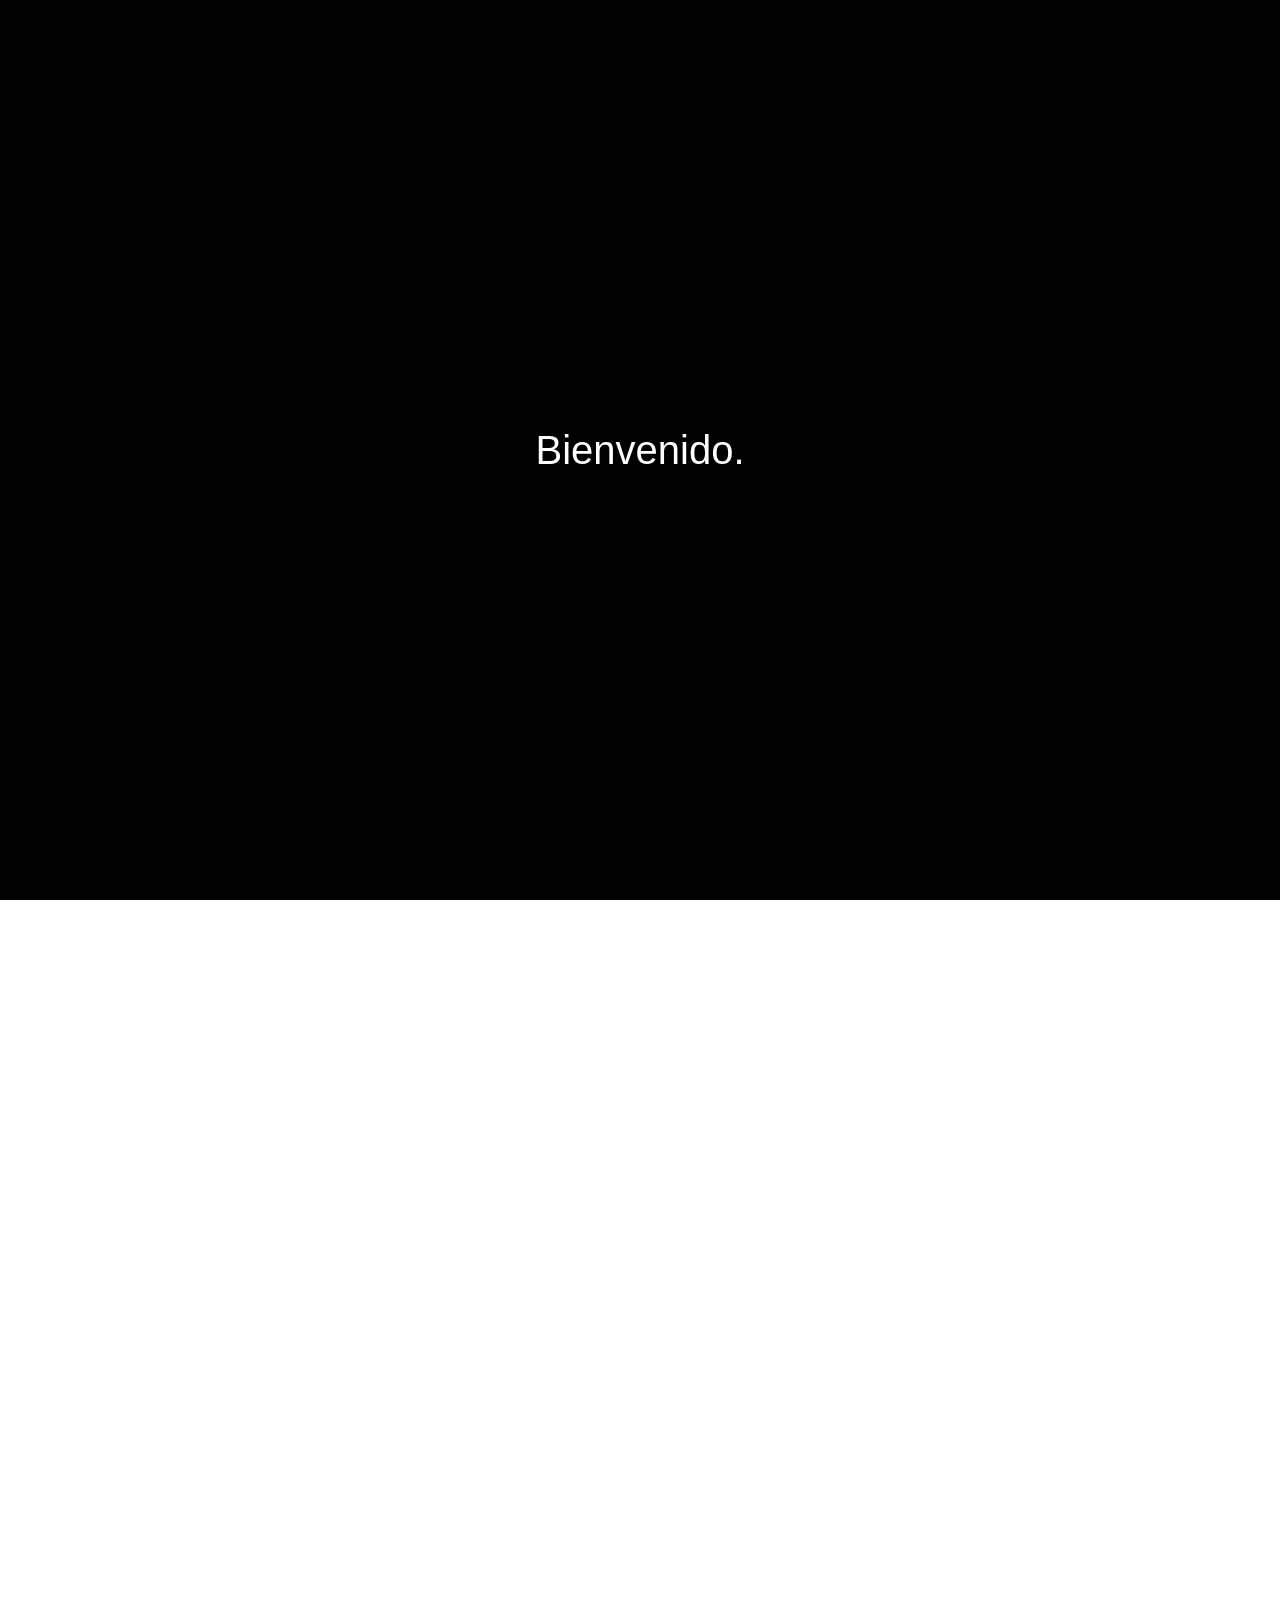
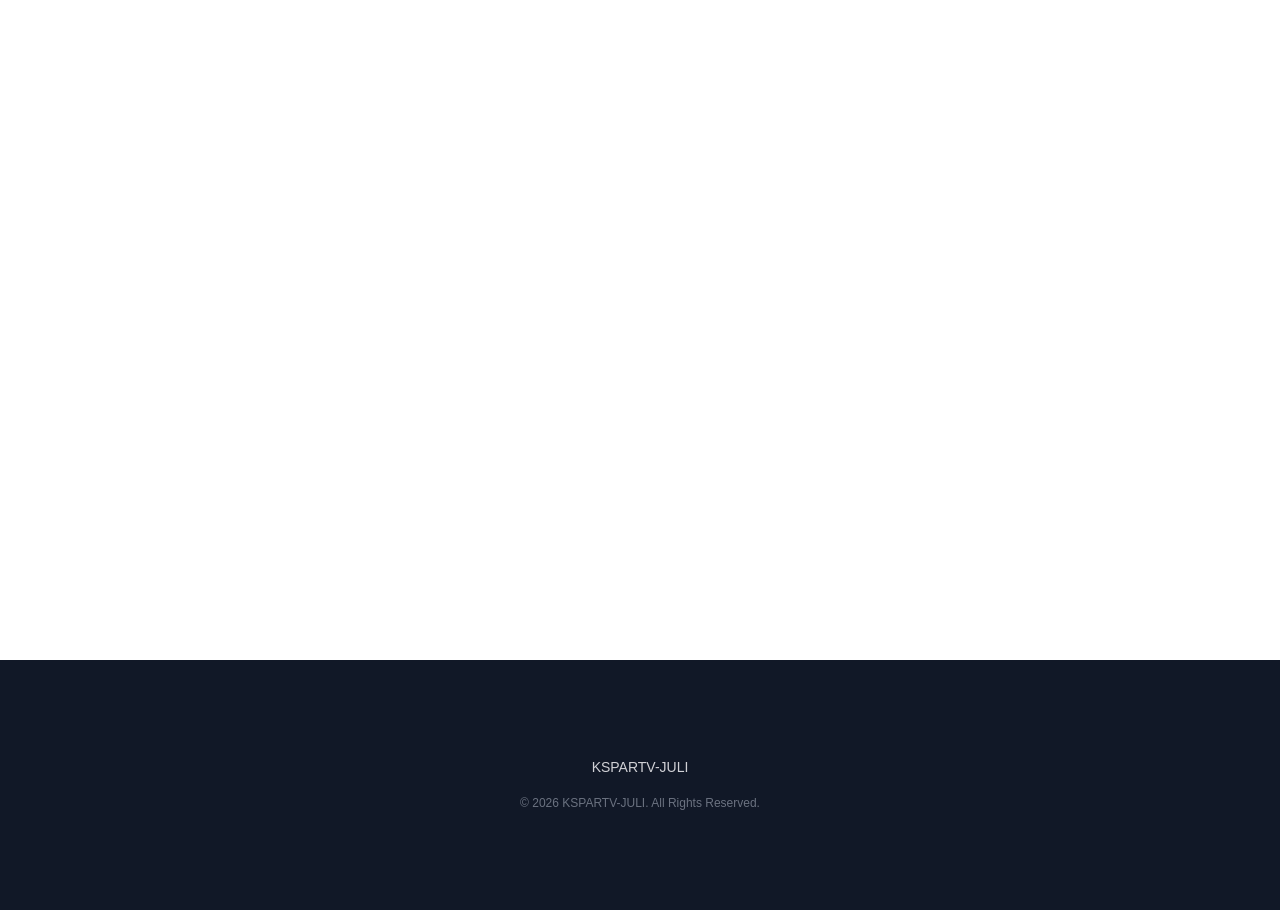
<file: PAGE/index.html>
<!DOCTYPE html>
<html lang="es">
<head>
    <meta charset="UTF-8">
    <meta name="viewport" content="width=device-width, initial-scale=1.0">
    <meta name="description" content="Servicio de entretenimiento premium. Todo tu contenido favorito en un solo lugar. Ahorra dinero comparado con múltiples suscripciones mensuales.">
    <meta name="keywords" content="entretenimiento, streaming, películas, programas de tv, deportes, servicio premium">
    <meta name="author" content="KSPARTV-JULI">
    <meta name="robots" content="index, follow">
    
    <!-- Open Graph Tags -->
    <meta property="og:title" content="KSPARTV-JULI - Entretenimiento Premium">
    <meta property="og:description" content="Todo tu contenido favorito en un solo lugar. Ahorra dinero comparado con múltiples suscripciones mensuales.">
    <meta property="og:type" content="website">
    <meta property="og:url" content="https://yourwebsite.com">
    <meta property="og:image" content="https://yourwebsite.com/og-image.jpg">
    
    <!-- Twitter Card Tags -->
    <meta name="twitter:card" content="summary_large_image">
    <meta name="twitter:title" content="KSPARTV-JULI - Entretenimiento Premium">
    <meta name="twitter:description" content="Todo tu contenido favorito en un solo lugar. Ahorra dinero comparado con múltiples suscripciones mensuales.">
    <meta name="twitter:image" content="https://yourwebsite.com/twitter-image.jpg">
    
    <!-- Canonical URL -->
    <link rel="canonical" href="https://yourwebsite.com">
    
    <!-- Favicon -->
    <link rel="icon" type="image/svg+xml" href="data:image/svg+xml,<svg xmlns='http://www.w3.org/2000/svg' viewBox='0 0 100 100'><text y='.9em' font-size='90'>📺</text></svg>">
    
    <title>KSPARTV-JULI - Servicio de Entretenimiento Premium</title>
    
    <!-- External CSS -->
    <link rel="stylesheet" href="css/styles.css">
</head>
<body>
    <!-- Loading Screen -->
    <div class="loading-screen" id="loadingScreen" aria-hidden="true">
        <svg class="loading-logo" viewBox="0 0 100 100" fill="none" xmlns="http://www.w3.org/2000/svg">
            <circle cx="50" cy="50" r="45" stroke="white" stroke-width="2" opacity="0.3"/>
            <circle cx="50" cy="50" r="35" stroke="white" stroke-width="2" opacity="0.5"/>
            <circle cx="50" cy="50" r="25" stroke="white" stroke-width="2" opacity="0.7"/>
            <circle cx="50" cy="50" r="15" fill="white"/>
        </svg>
        <div class="loading-progress">
            <div class="loading-progress-bar"></div>
        </div>
    </div>
    
    <!-- Cinematic Intro -->
    <div class="cinematic-intro" id="cinematicIntro" aria-hidden="true">
        <button class="skip-intro-btn" id="skipIntroBtn" aria-label="Saltar introducción">Saltar Intro</button>
        <div class="intro-text" id="introText"></div>
    </div>
    
    <!-- Dynamic Background -->
    <div class="dynamic-background" id="dynamicBackground" aria-hidden="true">
        <div class="gradient-orb gradient-orb-1"></div>
        <div class="gradient-orb gradient-orb-2"></div>
        <div class="gradient-orb gradient-orb-3"></div>
        <div class="particles" id="particles"></div>
    </div>
    
    <!-- Scroll Progress Indicator -->
    <div class="scroll-progress" id="scrollProgress" aria-hidden="true"></div>
    
    <!-- Navigation Bar -->
    <nav class="navbar" id="navbar" role="navigation" aria-label="Navegación principal">
        <div class="navbar-content">
            <a href="#" class="navbar-logo" id="navbarLogo">KSPARTV-JULI</a>
            <a href="PhoneUnl0ck.html" class="phone-unlock-btn" id="phoneUnlockBtn">📱 Teléfono bloqueado?</a>
            <button class="mobile-menu-btn" id="mobileMenuBtn" aria-label="Menú">
                <span></span>
                <span></span>
                <span></span>
            </button>
            <ul class="navbar-nav">
                <li><a href="#benefits" class="navbar-link">Beneficios</a></li>
                <li><a href="#features" class="navbar-link">Características</a></li>
                <li><a href="#pricing" class="navbar-link">Precios</a></li>
                <li><a href="#testimonials" class="navbar-link">Reseñas</a></li>
                <li><a href="#faq" class="navbar-link">Preguntas</a></li>
            </ul>
        </div>
    </nav>
    
    <!-- Main Content -->
    <main class="main-content" id="mainContent">
        <!-- Hero Section -->
        <section class="hero" id="hero">
            <svg class="hero-logo" viewBox="0 0 100 100" fill="none" xmlns="http://www.w3.org/2000/svg">
                <defs>
                    <linearGradient id="logoGradient" x1="0%" y1="0%" x2="100%" y2="100%">
                        <stop offset="0%" style="stop-color:#0071e3"/>
                        <stop offset="100%" style="stop-color:#764ba2"/>
                    </linearGradient>
                </defs>
                <circle cx="50" cy="50" r="45" fill="url(#logoGradient)" opacity="0.1"/>
                <rect x="25" y="30" width="50" height="40" rx="8" fill="url(#logoGradient)"/>
                <circle cx="50" cy="50" r="12" fill="white"/>
                <circle cx="50" cy="50" r="6" fill="url(#logoGradient)"/>
            </svg>
            <h1 class="hero-title" id="heroTitle">KSPARTV-JULI</h1>
            <p class="hero-description" id="heroDescription">Servicio de entretenimiento premium. Todo tu contenido favorito en un solo lugar.</p>
            <div class="hero-cta">
                <a href="#cta" class="btn" id="heroCta">Comenzar</a>
            </div>
            <div class="scroll-indicator">
                <span>Desliza para explorar</span>
                <div class="scroll-indicator-icon"></div>
            </div>
        </section>
        
        <!-- Benefits Section -->
        <section class="section" id="benefits">
            <div class="section-header scroll-animate">
                <h2 class="section-title" id="benefitsTitle">¿Por Qué Elegirnos</h2>
                <p class="section-subtitle" id="benefitsSubtitle">Descubre los beneficios de nuestro servicio premium</p>
            </div>
            <div class="benefits-grid" id="benefitsGrid">
                <!-- Benefits cards will be generated by JavaScript -->
            </div>
        </section>
        
        <!-- Comparison Section -->
        <section class="section" id="comparison">
            <div class="comparison scroll-animate">
                <p class="comparison-text" id="comparisonText">
                    "Lo que gastas en múltiples suscripciones mensuales,<br>
                    podrías gastarlo en este servicio durante <strong>un año completo</strong>."
                </p>
                <div class="comparison-numbers" id="comparisonNumbers">
                    <!-- Comparison numbers will be generated by JavaScript -->
                </div>
            </div>
        </section>
        
        <!-- Content Highlights Section -->
        <section class="section" id="highlights">
            <div class="section-header scroll-animate">
                <h2 class="section-title" id="highlightsTitle">Biblioteca de Contenido</h2>
                <p class="section-subtitle" id="highlightsSubtitle">Explora nuestra extensa colección</p>
            </div>
            <div class="highlights-grid" id="highlightsGrid">
                <!-- Highlights will be generated by JavaScript -->
            </div>
        </section>
        
        <!-- Features Section -->
        <section class="section" id="features">
            <div class="section-header scroll-animate">
                <h2 class="section-title" id="featuresTitle">Características</h2>
                <p class="section-subtitle" id="featuresSubtitle">Todo lo que necesitas para la mejor experiencia</p>
            </div>
            <div class="features-grid" id="featuresGrid">
                <!-- Features will be generated by JavaScript -->
            </div>
        </section>
        
        <!-- Statistics Section -->
        <section class="section" id="statistics">
            <div class="statistics scroll-animate">
                <div class="statistics-grid" id="statisticsGrid">
                    <!-- Statistics will be generated by JavaScript -->
                </div>
            </div>
        </section>
        
        <!-- Testimonials Section -->
        <section class="section" id="testimonials">
            <div class="section-header scroll-animate">
                <h2 class="section-title" id="testimonialsTitle">Lo Que Dicen Nuestros Usuarios</h2>
                <p class="section-subtitle" id="testimonialsSubtitle">Reseñas reales de usuarios reales</p>
            </div>
            <div class="testimonials-carousel" id="testimonialsCarousel">
                <div class="testimonials-track" id="testimonialsTrack">
                    <!-- Testimonials will be generated by JavaScript -->
                </div>
                <div class="testimonials-nav">
                    <button class="testimonial-nav-btn" id="testimonialPrev" aria-label="Testimonio anterior">←</button>
                    <button class="testimonial-nav-btn" id="testimonialNext" aria-label="Siguiente testimonio">→</button>
                </div>
                <div class="testimonials-dots" id="testimonialsDots">
                    <!-- Dots will be generated by JavaScript -->
                </div>
            </div>
        </section>
        
        <!-- FAQ Section -->
        <section class="section" id="faq">
            <div class="section-header scroll-animate">
                <h2 class="section-title" id="faqTitle">Preguntas Frecuentes</h2>
                <p class="section-subtitle" id="faqSubtitle">Encuentra respuestas a preguntas comunes</p>
            </div>
            <div class="faq-list" id="faqList">
                <!-- FAQ items will be generated by JavaScript -->
            </div>
        </section>
        
        <!-- Pricing Section -->
        <section class="section" id="pricing">
            <div id="pricingSection">
                <!-- Pricing will be generated by JavaScript -->
            </div>
        </section>
        
        <!-- CTA Section -->
        <section class="cta-section scroll-animate" id="cta">
            <h2 class="cta-title" id="ctaTitle">¿Listo para Comenzar?</h2>
            <p class="cta-description" id="ctaDescription">Únete a miles de usuarios satisfechos y comienza a disfrutar del entretenimiento premium hoy.</p>
            <a href="#" class="btn" id="ctaButton">Comprar Ya</a>
        </section>
    </main>
    
    <!-- Footer -->
    <footer class="footer" id="footer">
        <p class="footer-text" id="footerText">KSPARTV-JULI</p>
        <p class="footer-copyright">© 2026 KSPARTV-JULI. All Rights Reserved.</p>
    </footer>
    
    <!-- Floating WhatsApp Button -->
    <a href="#" class="whatsapp-button" id="whatsappButton" target="_blank" rel="noopener noreferrer" aria-label="Contáctanos en WhatsApp">
        <svg width="28" height="28" viewBox="0 0 24 24" fill="currentColor" xmlns="http://www.w3.org/2000/svg">
            <path d="M17.472 14.382c-.297-.149-1.758-.867-2.03-.967-.273-.099-.471-.148-.67.15-.197.297-.767.966-.94 1.164-.173.199-.347.223-.644.075-.297-.15-1.255-.463-2.39-1.475-.883-.788-1.48-1.761-1.653-2.059-.173-.297-.018-.458.13-.606.134-.133.298-.347.446-.52.149-.174.198-.298.298-.497.099-.198.05-.371-.025-.52-.075-.149-.669-1.612-.916-2.207-.242-.579-.487-.5-.669-.51-.173-.008-.371-.01-.57-.01-.198 0-.52.074-.792.372-.272.297-1.04 1.016-1.04 2.479 0 1.462 1.065 2.875 1.213 3.074.149.198 2.096 3.2 5.077 4.487.709.306 1.262.489 1.694.625.712.227 1.36.195 1.871.118.571-.085 1.758-.719 2.006-1.413.248-.694.248-1.289.173-1.413-.074-.124-.272-.198-.57-.347m-5.421 7.403h-.004a9.87 9.87 0 01-5.031-1.378l-.361-.214-3.741.982.998-3.648-.235-.374a9.86 9.86 0 01-1.51-5.26c.001-5.45 4.436-9.884 9.888-9.884 2.64 0 5.122 1.03 6.988 2.898a9.825 9.825 0 012.893 6.994c-.003 5.45-4.437 9.884-9.885 9.884m8.413-18.297A11.815 11.815 0 0012.05 0C5.495 0 .16 5.335.157 11.892c0 2.096.547 4.142 1.588 5.945L.057 24l6.305-1.654a11.882 11.882 0 005.683 1.448h.005c6.554 0 11.89-5.335 11.893-11.893a11.821 11.821 0 00-3.48-8.413z"/>
        </svg>
    </a>
    
    <!-- Terms and Conditions Modal -->
    <div class="modal-overlay" id="termsModal">
        <div class="modal-content">
            <div class="modal-header">
                <h2 class="modal-title">Términos y Condiciones</h2>
                <button class="modal-close" id="closeTermsModal" aria-label="Cerrar">×</button>
            </div>
            <div class="modal-body">
                <div class="terms-content">
                    <h3>1. Aviso Importante Sobre el Servicio</h3>
                    <p>Es fundamental que comprenda y acepte los siguientes términos antes de proceder con cualquier transacción relacionada con los servicios de entretenimiento que se ofrecen a través de esta plataforma. Lea detenidamente cada uno de los puntos establecidos a continuación, ya que al continuar con el proceso de compra, usted estará manifestando su conformidad total e incondicional con todo lo aquí expuesto.</p>
                    
                    <h3>2. Naturaleza del Servicio y Relación Comercial</h3>
                    <p>El servicio ofrecido consiste en la reventa de accesos, soluciones, herramientas y servicios relacionados con entretenimiento digital, streaming y contenidos multimedia. El proveedor actúa exclusivamente como intermediario comercial y no es el titular original de los derechos, licencias, marcas, plataformas, contenidos ni servicios que puedan ser utilizados o accedidos mediante esta alternativa.</p>
                    
                    <p>No existe una relación contractual directa con las plataformas originales ni ninguna obligación por parte del proveedor de garantizar continuidad, permanencia, calidad, licitud, soporte, estabilidad o disponibilidad de los servicios ofrecidos por terceros.</p>
                    
                    <h3>3. Exoneración Absoluta de Responsabilidad y Garantías</h3>
                    <p>El usuario accede a este servicio bajo su propio riesgo y responsabilidad. No se otorgan garantías de ningún tipo, ya sean expresas o implícitas, sobre licitud, estabilidad, permanencia, calidad, funcionamiento, seguridad, compatibilidad, soporte o resultados.</p>
                    
                    <p>El proveedor no será responsable por sanciones, pérdidas de cuentas, daños a dispositivos, pérdida de datos, interrupciones, bloqueos, fallos técnicos, errores de configuración, problemas de conectividad, cambios de condiciones, pérdidas económicas, afectaciones reputacionales o cualquier otro inconveniente derivado del uso del servicio.</p>
                    
                    <h3>4. Disponibilidad y Continuidad del Servicio</h3>
                    <p>No se garantiza la disponibilidad continua, ininterrumpida o permanente del servicio. Los terceros pueden modificar, suspender, eliminar, restringir o terminar el acceso a sus plataformas o contenidos en cualquier momento y sin previo aviso.</p>
                    
                    <p>El usuario acepta que el servicio puede sufrir cambios, interrupciones, modificaciones o discontinuidades fuera del control del proveedor. En tales eventos, no existe obligación de reembolso ni de compensación de ningún tipo.</p>
                    
                    <h3>5. Aspectos Técnicos y Requisitos</h3>
                    <p>El usuario es responsable de contar con dispositivos, conexiones, software, permisos, configuración técnica y requisitos mínimos necesarios para utilizar este servicio adecuadamente. El proveedor no garantiza que el servicio funcione en todos los equipos, regiones o condiciones.</p>
                    
                    <p>Se recomienda verificar de forma previa la compatibilidad del equipo, la conexión a internet, la capacidad técnica del dispositivo y la idoneidad del servicio para cada caso particular.</p>
                    
                    <h3>6. Pagos, Precios y Reembolsos</h3>
                    <p>Los pagos se realizan conforme a los precios establecidos al momento de la compra. Estos precios pueden cambiar en cualquier momento sin previo aviso, según condiciones de terceros o decisiones del proveedor.</p>
                    
                    <p>No se garantiza la devolución de dinero una vez iniciado el proceso, entregado el servicio o utilizado el acceso. Los reembolsos, si fueran considerados, se evaluarán caso por caso y a criterio del proveedor.</p>
                    
                    <h3>7. Uso Responsable y Legal</h3>
                    <p>El usuario se compromete a usar este servicio de forma responsable, legal, ética y conforme a las leyes aplicables en su jurisdicción. No se permite el uso para fines ilegales, fraudulentos, no autorizados, abusivos o que violen derechos de terceros.</p>
                    
                    <p>El usuario asume toda responsabilidad por el uso que haga del servicio y por las consecuencias legales, técnicas o comerciales que puedan derivarse de dicho uso.</p>
                    
                    <h3>8. Protección de Datos y Privacidad</h3>
                    <p>El usuario entiende que al compartir información personal, datos de contacto, detalles técnicos o información relacionada con su dispositivo, está proporcionando datos sensibles que pueden ser manejados, almacenados o procesados por terceros o por el proveedor.</p>
                    
                    <p>El proveedor hará los esfuerzos razonables para proteger la información, pero no garantiza la imposibilidad de accesos no autorizados, filtraciones, errores, interrupciones o uso indebido por parte de terceros.</p>
                    
                    <h3>9. Riesgo de Bloqueos, Suspensiones y Cambios</h3>
                    <p>El usuario reconoce que los accesos, cuentas, plataformas o servicios de terceros pueden sufrir bloqueos, cambios de contraseña, cierres temporales, limitaciones de uso, suspensiones o cancelaciones sin previo aviso.</p>
                    
                    <p>El proveedor no asume responsabilidad por eventos de este tipo ni por los daños o molestias que puedan derivarse de ellos.</p>
                    
                    <h3>10. Riesgos de Seguridad y Contenidos</h3>
                    <p>El uso de servicios de terceros puede implicar exposición a contenido no deseado, inapropiado, malicioso, inseguro o no verificado. El usuario reconoce que asume completamente este riesgo.</p>
                    
                    <p>No existe garantía de que los enlaces, herramientas, plataformas o accesos enlazados sean seguros, legítimos, estables o apropiados para todos los usuarios.</p>
                    
                    <h3>11. Limitación de Daños y Perjuicios</h3>
                    <p>El proveedor no será responsable por daños indirectos, incidentales, especiales, punitivos, consecuentes o de cualquier otra naturaleza, incluyendo pérdida de beneficios, pérdida de ingresos, daños reputacionales, pérdida de oportunidades, interrupción de negocio o afectación emocional.</p>
                    
                    <p>La responsabilidad del proveedor, si existiera, se limita a lo estrictamente permitido por la ley aplicable y, en ningún caso, excederá el valor del servicio adquirido o la contraprestación efectivamente pagada.</p>
                    
                    <h3>12. No Garantía de Resultados</h3>
                    <p>No existe garantía de que el usuario obtenga un resultado específico, un acceso exitoso, una solución definitiva, una respuesta rápida, una restauración completa o un servicio perfecto. Los resultados pueden variar según el caso, el dispositivo, la plataforma, la fecha, la disponibilidad del servicio y otros factores fuera del control del proveedor.</p>
                    
                    <p>El usuario acepta que cualquier resultado, fallo, retraso o ausencia de éxito será considerado parte del riesgo del servicio y no generará derecho a compensación alguna.</p>
                    
                    <h3>13. Renuncia de Reclamaciones</h3>
                    <p>Al aceptar estos términos, el usuario renuncia expresamente a reclamar, demandar, exigir o intentar responsabilizar al proveedor por pérdidas, daños, defectos, retrasos, errores, interrupciones o resultados no esperados.</p>
                    
                    <p>Esta renuncia se aplica incluso en caso de negligencia, mala fe, error técnico, equivocación de procedimiento, uso indebido o cualquier otra circunstancia que pudiera dar lugar a una reclamación.</p>
                    
                    <h3>14. Modificaciones de Términos</h3>
                    <p>El proveedor puede modificar estos términos y condiciones en cualquier momento, total o parcialmente, sin necesidad de previo aviso. El uso continuo del servicio después de la modificación implicará la aceptación de los nuevos términos aplicables.</p>
                    
                    <h3>15. Jurisdicción y Ley Aplicable</h3>
                    <p>Estos términos serán interpretados conforme a la ley aplicable en la jurisdicción correspondiente. Cualquier controversia derivada del servicio, su uso, contratación o aceptación será resuelta de acuerdo con las leyes vigentes y los tribunales competentes.</p>
                    
                    <h3>16. Consentimiento Informado y Aceptación Final</h3>
                    <p>Al continuar con la compra o el uso del servicio, el usuario declara haber leído, comprendido y aceptado plenamente estos términos, incluyendo los riesgos, limitaciones, exenciones de responsabilidad, restricciones de uso y condiciones de pago aquí expuestas.</p>
                    
                    <p>El usuario reconoce que la aceptación de este acuerdo es voluntaria, informada y consciente, y que no existe ninguna obligación por parte del proveedor de garantizar resultados ni de asumir responsabilidad por hechos ajenos a su control.</p>

                    <h3>17. Riesgo de Error Humano, Fallo Técnico y Decisiones del Usuario</h3>
                    <p>El usuario comprende que cualquier error humano, fallo técnico, mala configuración, mala interpretación de instrucciones, uso indebido del servicio, o decisión propia puede afectar negativamente el resultado del proceso y que dichas circunstancias no generan responsabilidad por parte del proveedor.</p>

                    <h3>18. Exclusión de Garantías de Resultados</h3>
                    <p>No se garantiza que el usuario obtenga acceso, resultado, satisfacción, rapidez, calidad o continuidad en ningún caso. El servicio puede no funcionar como se espera y el usuario acepta esa posibilidad.</p>

                    <h3>19. Limitación de la Responsabilidad por Tiempo, Esfuerzo y Recursos</h3>
                    <p>El proveedor no asume responsabilidad por el tiempo invertido, el esfuerzo realizado, los recursos gastados o las expectativas del usuario durante la contratación o uso del servicio.</p>

                    <h3>20. Incompatibilidad con Sistemas, Configuraciones y Entornos</h3>
                    <p>El servicio puede resultar incompatible con ciertos dispositivos, regiones, redes, software, plataformas o políticas internas de terceros. El usuario acepta que estas incompatibilidades son parte del riesgo del servicio.</p>

                    <h3>21. Sin Garantía de Compatibilidad Absoluta</h3>
                    <p>No existe garantía de compatibilidad total con todos los equipos, navegadores, aplicaciones, sistemas operativos, conexiones o condiciones de uso.</p>

                    <h3>22. Aceptación de Cambios de Última Hora</h3>
                    <p>El usuario acepta que el servicio puede cambiar, ajustarse o suspenderse en cualquier momento por causas externas o internas sin posibilidad de reclamar.</p>

                    <h3>23. Ausencia de Responsabilidad por Circunstancias Externas</h3>
                    <p>El proveedor no será responsable por eventos externos como cortes de internet, fallas de suministro eléctrico, problemas de terceros, restricciones regulatorias, cambios de política o decisiones de empresas externas.</p>

                    <h3>24. Renuncia a Reclamaciones por Insatisfacción</h3>
                    <p>La insatisfacción del usuario, la falta de expectativas cumplidas o la percepción de que el servicio no valió lo pagado no constituye base para reclamar ni exigir compensación.</p>

                    <h3>25. Aceptación de Riesgos de Operación</h3>
                    <p>El usuario acepta que cualquier operación relacionada con el servicio puede implicar riesgos técnicos, operativos, financieros o legales sin que exista obligación de reparación o devolución.</p>

                    <h3>26. No Responsabilidad por Cambios en la Oferta</h3>
                    <p>El proveedor puede modificar, suprimir, reemplazar o adaptar el servicio sin previo aviso y sin que el usuario tenga derecho a objeción, compensación ni reembolso.</p>

                    <h3>27. Excepción de Responsabilidad por Uso No Autorizado</h3>
                    <p>El proveedor no asumirá responsabilidad por el uso no autorizado, impropio, excesivo o indebido del servicio por parte del usuario o terceros con acceso a él.</p>

                    <h3>28. Asunción Total de Riesgo por Parte del Usuario</h3>
                    <p>El usuario reconoce que el uso del servicio conlleva riesgos inherentes que asume de manera exclusiva y total, sin que exista posibilidad de reclamar al proveedor por ellos.</p>

                    <h3>29. No Garantía de Disponibilidad Infinita</h3>
                    <p>La disponibilidad del servicio no está garantizada ni se presume permanente, constante ni indefinida en el tiempo.</p>

                    <h3>30. Exclusión de Obrigações de Soporte</h3>
                    <p>No se garantiza soporte continuo, asistencia personalizada, respuesta inmediata, solución garantizada o atención permanente en caso de fallos, dudas o problemas.</p>

                    <h3>31. Aceptación de Limitaciones de Acceso</h3>
                    <p>El usuario acepta que el acceso al servicio puede estar limitado por horario, región, infraestructura, restricciones de terceros o condiciones técnicas.</p>

                    <h3>32. Renuncia a Reclamos por Demoras</h3>
                    <p>Las demoras, tiempos de espera, lentitud o falta de respuesta no generan derecho a compensación, devolución ni demanda.</p>

                    <h3>33. No Responsabilidad por Decisiones de Terceros</h3>
                    <p>El proveedor no será responsable por decisiones tomadas por terceros, incluidas plataformas, intermediarios, proveedores, redes o actores externos.</p>

                    <h3>34. Exención por Fallas Externas</h3>
                    <p>Los fallos causados por terceros, por condiciones externas o por hechos de fuerza mayor quedan excluidos de toda responsabilidad del proveedor.</p>

                    <h3>35. Sin Garantía de Estabilidad</h3>
                    <p>No se garantiza estabilidad, continuidad ni consistencia del servicio en ningún momento ni bajo ninguna circunstancia.</p>

                    <h3>36. Aceptación de Pérdidas Potenciales</h3>
                    <p>El usuario acepta que pueden existir pérdidas económicas, de tiempo, de oportunidad o de calidad sin que ello genere responsabilidad para el proveedor.</p>

                    <h3>37. Exclusión de Daños Morales</h3>
                    <p>El proveedor no asume responsabilidad por daños morales, emocionales, reputacionales o de imagen derivados de la utilización del servicio.</p>

                    <h3>38. Renuncia por Expectativas Irrealistas</h3>
                    <p>Las expectativas irreales, exageradas o no contempladas en la oferta no constituyen fundamento para reclamos ni reclamaciones.</p>

                    <h3>39. Tolerancia a Inconvenientes Técnicos</h3>
                    <p>El usuario acepta tolerar inconvenientes técnicos, fallos provisionales, cambios temporales o interrupciones sin exigir compensación.</p>

                    <h3>40. No Garantía de Servicio Premium</h3>
                    <p>No se ofrece ni se garantiza un servicio premium, perfecto, ilimitado o libre de defectos en todos los casos.</p>

                    <h3>41. Aceptación de Limitaciones de Calidad</h3>
                    <p>La calidad del servicio puede variar según el contexto, la infraestructura, la plataforma, la conexión o la disponibilidad de terceros.</p>

                    <h3>42. Sin Responsabilidad por Fallas de terceros</h3>
                    <p>El proveedor no responde por fallas, bloqueos, errores o decisiones externas realizadas por terceros involucrados en la cadena del servicio.</p>

                    <h3>43. Exclusión de Responsabilidad por Contenido de Terceros</h3>
                    <p>El proveedor no asume responsabilidad por el contenido, la accesibilidad, la calidad o la legalidad del material que pueda estar disponible a través de terceros.</p>

                    <h3>44. Aceptación de Riesgo de Suspensión</h3>
                    <p>El servicio puede suspenderse, restringirse o terminarse por motivos técnicos, comerciales, legales o de terceros sin que ello implique responsabilidad del proveedor.</p>

                    <h3>45. Sin Garantía de Cumplimiento de Expectativas</h3>
                    <p>No existe obligación de que el servicio cumpla con expectativas subjetivas, deseos particulares o interpretaciones personales del usuario.</p>

                    <h3>46. Renuncia a Exigir Soluciones Personalizadas</h3>
                    <p>El usuario acepta que no podrá exigir soluciones a medida, adaptaciones especiales, excepciones o tratamientos diferenciados.</p>

                    <h3>47. Aceptación de Restricciones de Uso</h3>
                    <p>El usuario acepta las restricciones operativas, de acceso, de tiempo, de ubicación y de uso que puedan aplicarse al servicio en cualquier momento.</p>

                    <h3>48. No Responsabilidad por Cambios de Política o Reglas</h3>
                    <p>El proveedor no responde por cambios de política, reglas, condiciones o requisitos impuestos por terceros o por circunstancias externas.</p>

                    <h3>49. Consentimiento de Riesgo Permanente</h3>
                    <p>El usuario acepta que el riesgo asociado al servicio es continuo y no desaparece con el paso del tiempo, el uso repetido o la aceptación previa.</p>

                    <h3>50. Aceptación Final e Inequívoca</h3>
                    <p>El usuario declara que ha comprendido plenamente la naturaleza limitada del servicio, los riesgos involucrados, la ausencia de garantías y la renuncia a reclamaciones, y que acepta estas condiciones de manera libre, informada y definitiva.</p>

                    <div class="terms-final-notice">
                        <strong>AVISO FINAL:</strong><br>
                        Al continuar, usted acepta de manera expresa y definitiva los términos, condiciones, riesgos, limitaciones, exenciones de responsabilidad y restricciones aquí establecidos.
                    </div>
                </div>
            </div>
            <div class="modal-footer">
                <button class="btn btn-secondary" id="declineTerms">No Acepto</button>
                <button class="btn" id="acceptTerms">Acepto los Términos</button>
            </div>
        </div>
    </div>
    
    <!-- External JavaScript -->
    <script src="js/script.js"></script>
    
    <!-- Structured Data for SEO -->
    <script type="application/ld+json">
    {
        "@context": "https://schema.org",
        "@type": "WebSite",
        "name": "KSPARTV-JULI",
        "description": "Servicio de entretenimiento premium. Todo tu contenido favorito en un solo lugar.",
        "url": "https://yourwebsite.com",
        "potentialAction": {
            "@type": "SearchAction",
            "target": "https://yourwebsite.com/search?q={search_term_string}",
            "query-input": "required name=search_term_string"
        }
    }
    </script>
</body>
</html>
</file>
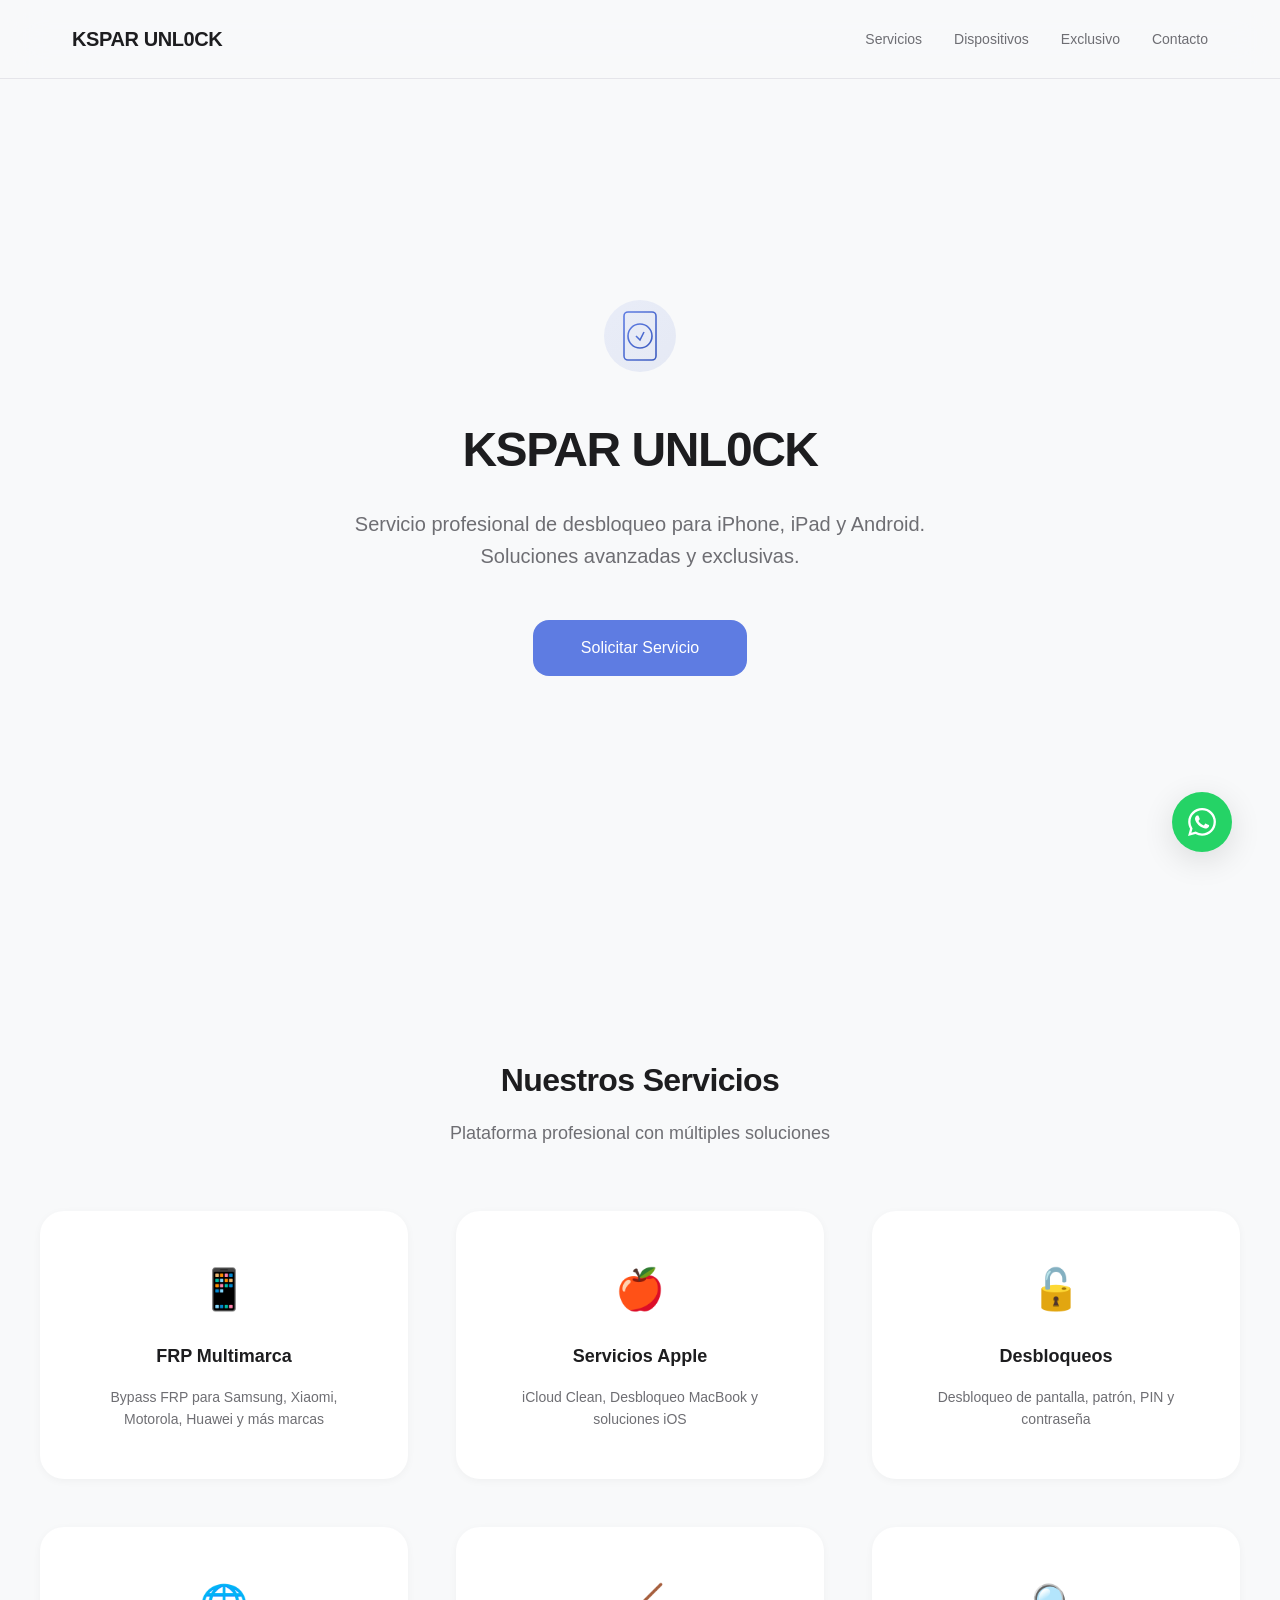
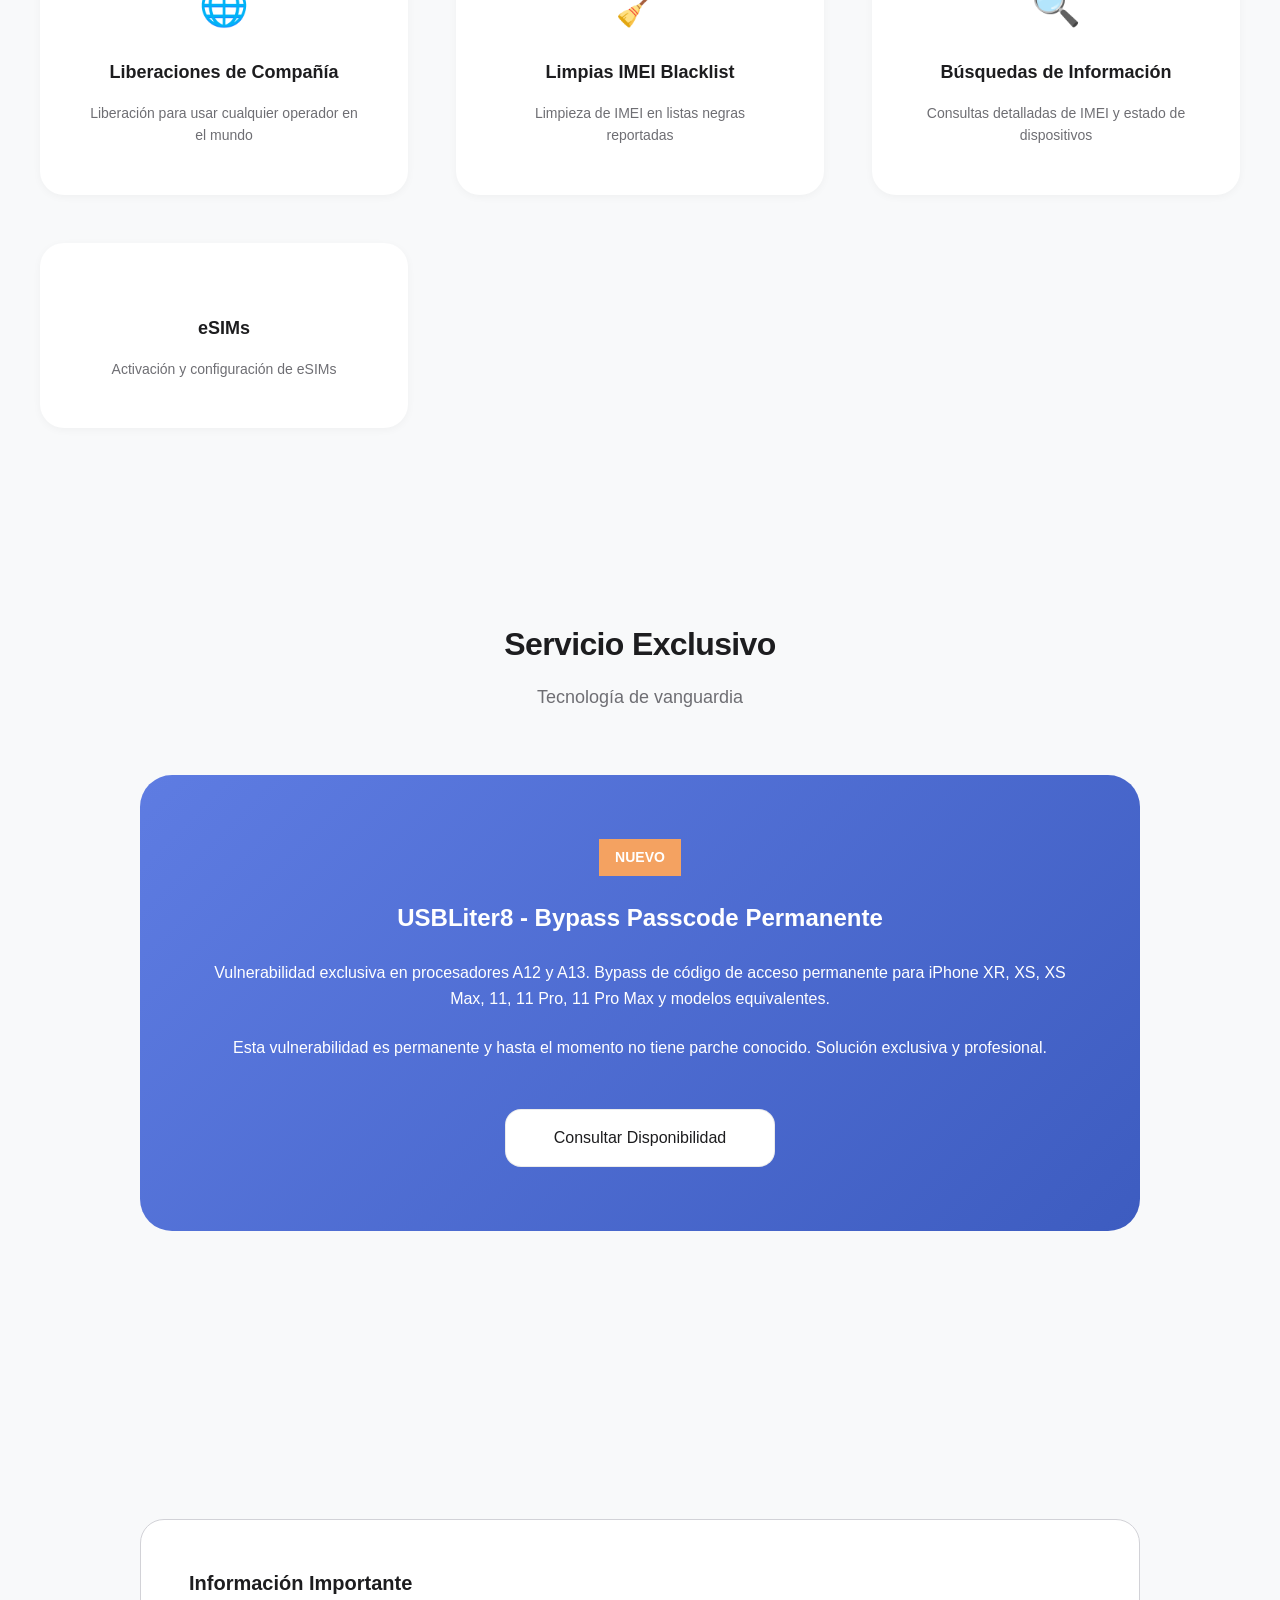
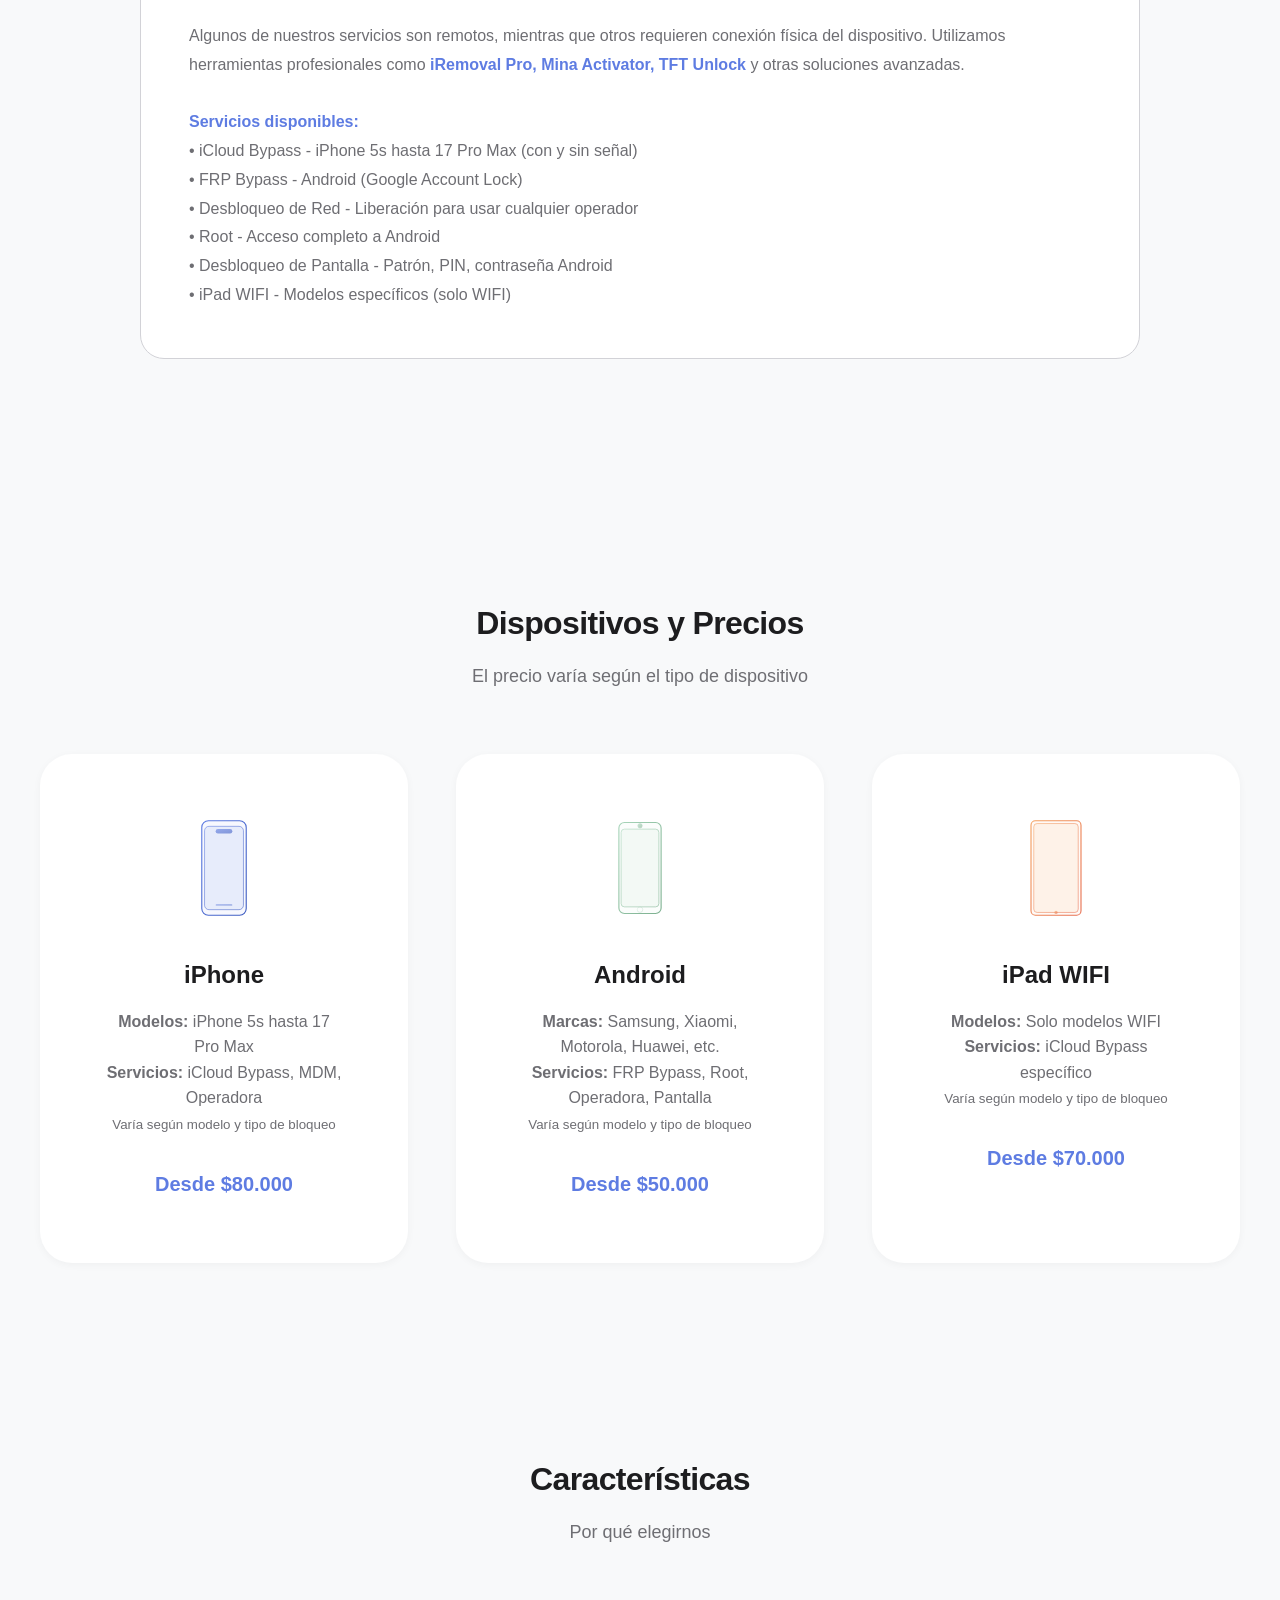
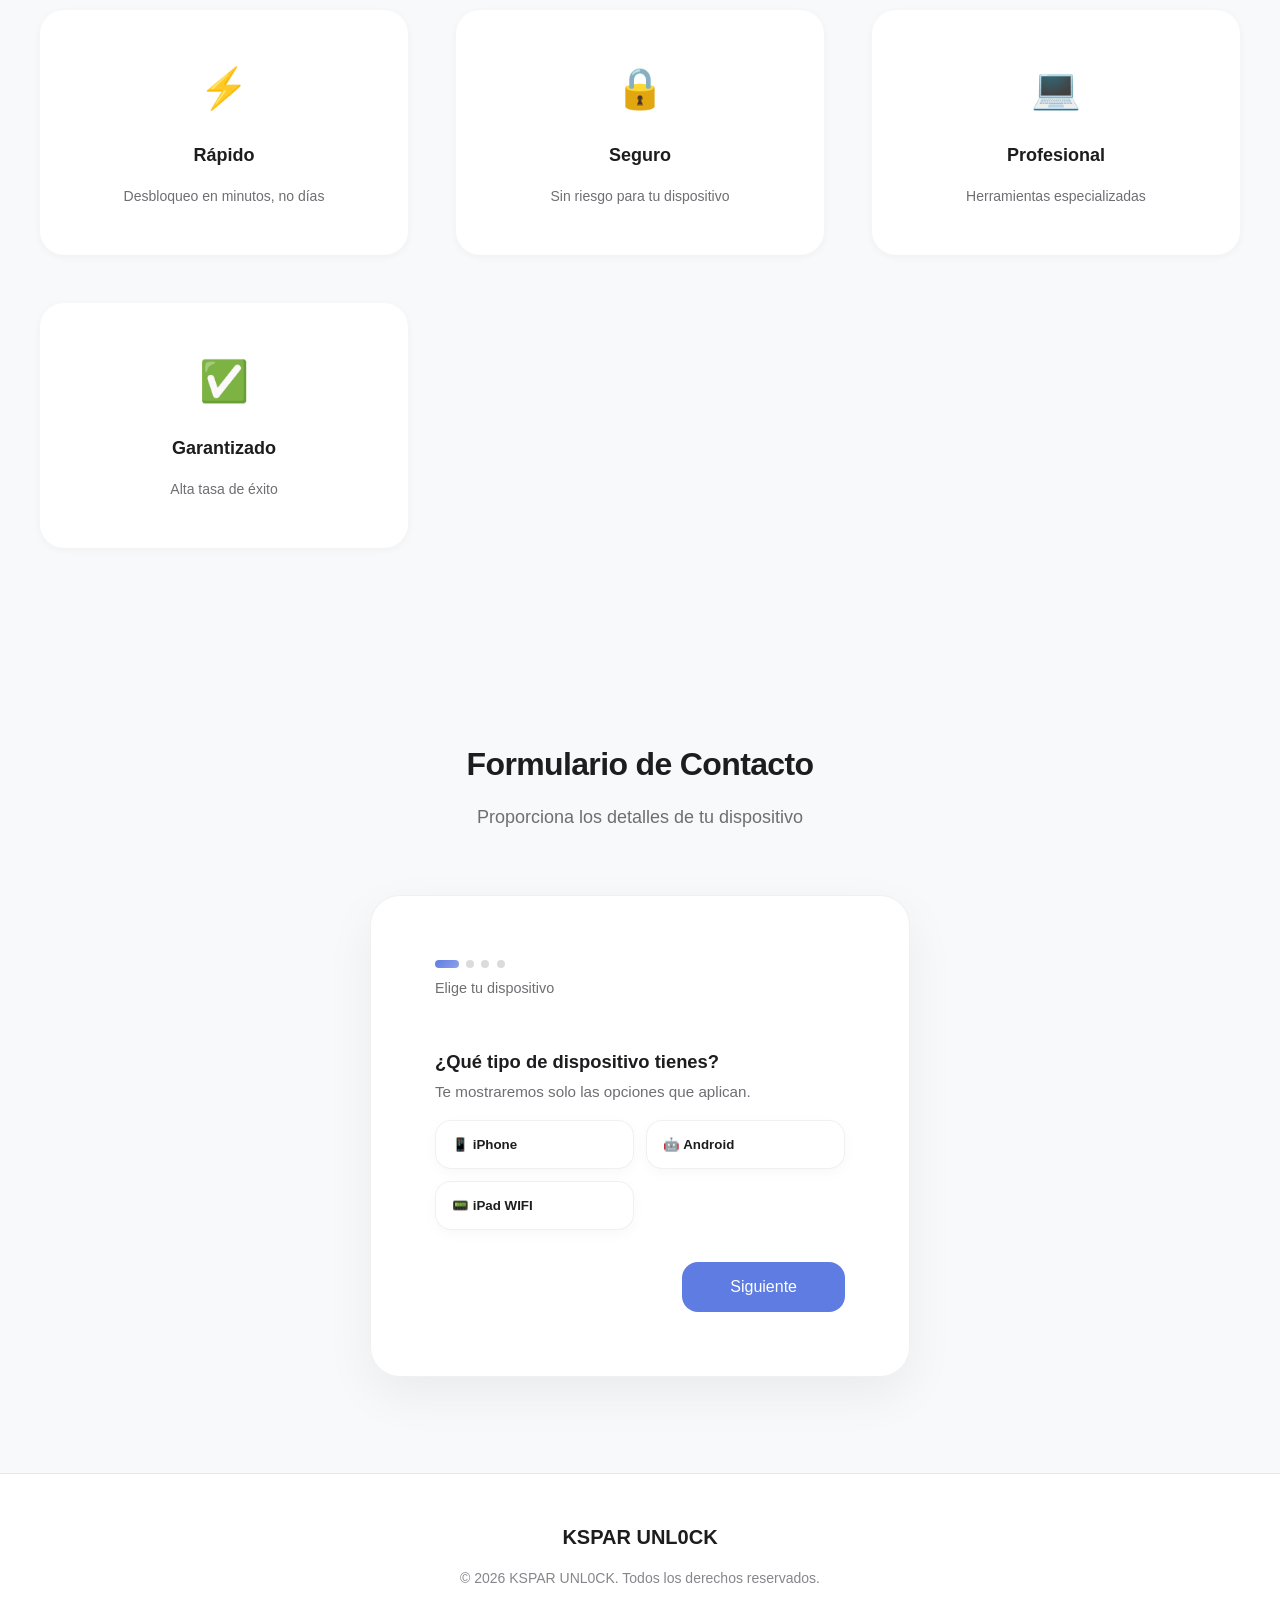
<file: PAGE/PhoneUnl0ck.html>
<!DOCTYPE html>
<html lang="es">
<head>
    <meta charset="UTF-8">
    <meta name="viewport" content="width=device-width, initial-scale=1.0">
    <meta name="description" content="Servicio profesional de desbloqueo de teléfonos. iPhone, iPad y Android.">
    <meta name="keywords" content="desbloqueo, telefono, iphone, android, icloud, unlock, USBLiter8">
    <meta name="author" content="KSPARTV-JULI">
    <meta name="robots" content="index, follow">
    
    <title>KSPAR UNL0CK - Servicio Profesional de Desbloqueo</title>
    
    <style>
        :root {
            --color-primary: #5e7ce2;
            --color-primary-light: #8fa3e8;
            --color-primary-dark: #3d5cc0;
            --color-secondary: #a8d5ba;
            --color-accent: #f4a261;
            --color-background: #f8f9fa;
            --color-surface: #ffffff;
            --color-text-primary: #1d1d1f;
            --color-text-secondary: #6e6e73;
            --color-text-tertiary: #86868b;
            --color-border: #d2d2d7;
            --color-border-light: #e5e5ea;
            
            --spacing-xs: 0.5rem;
            --spacing-sm: 1rem;
            --spacing-md: 1.5rem;
            --spacing-lg: 2rem;
            --spacing-xl: 3rem;
            --spacing-2xl: 4rem;
            --spacing-3xl: 6rem;
            
            --font-size-xs: 0.75rem;
            --font-size-sm: 0.875rem;
            --font-size-base: 1rem;
            --font-size-lg: 1.125rem;
            --font-size-xl: 1.25rem;
            --font-size-2xl: 1.5rem;
            --font-size-3xl: 2rem;
            --font-size-4xl: 2.5rem;
            --font-size-5xl: 3rem;
            
            --radius-sm: 0.5rem;
            --radius-md: 1rem;
            --radius-lg: 1.5rem;
            --radius-xl: 2rem;
            --radius-2xl: 2.5rem;
            
            --transition-fast: 200ms ease;
            --transition-base: 300ms ease;
            --transition-slow: 500ms ease;
            
            --shadow-sm: 0 2px 8px rgba(0, 0, 0, 0.04);
            --shadow-md: 0 4px 16px rgba(0, 0, 0, 0.08);
            --shadow-lg: 0 8px 32px rgba(0, 0, 0, 0.12);
        }
        
        * {
            margin: 0;
            padding: 0;
            box-sizing: border-box;
        }
        
        html {
            scroll-behavior: smooth;
        }
        
        body {
            background-color: var(--color-background);
            color: var(--color-text-primary);
            font-family: -apple-system, BlinkMacSystemFont, 'SF Pro Display', 'Segoe UI', Roboto, sans-serif;
            line-height: 1.5;
            overflow-x: hidden;
            -webkit-font-smoothing: antialiased;
        }
        
        .navbar {
            background-color: rgba(248, 249, 250, 0.8);
            backdrop-filter: saturate(180%) blur(20px);
            border-bottom: 1px solid var(--color-border-light);
            position: fixed;
            top: 0;
            left: 0;
            right: 0;
            z-index: 1000;
            padding: var(--spacing-md) 0;
        }
        
        .navbar-content {
            max-width: 1200px;
            margin: 0 auto;
            padding: 0 var(--spacing-lg);
            display: flex;
            justify-content: space-between;
            align-items: center;
        }
        
        .navbar-logo {
            color: var(--color-text-primary);
            font-weight: 600;
            font-size: var(--font-size-xl);
            text-decoration: none;
            letter-spacing: -0.02em;
        }
        
        .navbar-nav {
            display: flex;
            gap: var(--spacing-lg);
            list-style: none;
        }
        
        .navbar-link {
            color: var(--color-text-secondary);
            font-weight: 500;
            text-decoration: none;
            transition: color var(--transition-fast);
            font-size: var(--font-size-sm);
        }
        
        .navbar-link:hover {
            color: var(--color-primary);
        }
        
        .mobile-menu-btn {
            display: none;
            background: none;
            border: none;
            cursor: pointer;
        }
        
        .mobile-menu-btn span {
            display: block;
            width: 25px;
            height: 2px;
            background-color: var(--color-text-primary);
            margin: 5px 0;
        }
        
        .hero {
            min-height: 100vh;
            display: flex;
            flex-direction: column;
            align-items: center;
            justify-content: center;
            padding: var(--spacing-3xl) var(--spacing-lg);
            text-align: center;
            position: relative;
            margin-top: 60px;
        }
        
        .hero-logo {
            width: 80px;
            height: 80px;
            margin-bottom: var(--spacing-xl);
        }
        
        .hero-title {
            color: var(--color-text-primary);
            font-size: var(--font-size-5xl);
            font-weight: 700;
            margin-bottom: var(--spacing-lg);
            letter-spacing: -0.03em;
            line-height: 1.1;
        }
        
        .hero-description {
            color: var(--color-text-secondary);
            font-size: var(--font-size-xl);
            max-width: 600px;
            margin-bottom: var(--spacing-xl);
            line-height: 1.6;
        }
        
        .hero-cta {
            margin-bottom: var(--spacing-xl);
        }
        
        .btn {
            display: inline-block;
            padding: var(--spacing-sm) var(--spacing-xl);
            background-color: var(--color-primary);
            color: white;
            text-decoration: none;
            border-radius: var(--radius-md);
            font-weight: 500;
            font-size: var(--font-size-base);
            transition: all var(--transition-fast);
            border: none;
            cursor: pointer;
        }
        
        .btn:hover {
            background-color: var(--color-primary-dark);
            transform: translateY(-2px);
            box-shadow: var(--shadow-md);
        }
        
        .btn-secondary {
            background-color: var(--color-surface);
            color: var(--color-text-primary);
            border: 1px solid var(--color-border);
        }
        
        .btn-secondary:hover {
            background-color: var(--color-background);
        }
        
        .section {
            padding: var(--spacing-3xl) var(--spacing-lg);
        }
        
        .section-header {
            text-align: center;
            margin-bottom: var(--spacing-2xl);
        }
        
        .section-title {
            color: var(--color-text-primary);
            font-size: var(--font-size-3xl);
            font-weight: 600;
            margin-bottom: var(--spacing-sm);
            letter-spacing: -0.02em;
        }
        
        .section-subtitle {
            color: var(--color-text-secondary);
            font-size: var(--font-size-lg);
        }
        
        .benefits-grid, .features-grid {
            display: grid;
            grid-template-columns: repeat(auto-fit, minmax(280px, 1fr));
            gap: var(--spacing-xl);
            max-width: 1200px;
            margin: 0 auto;
        }
        
        .benefit-card, .feature-card {
            background-color: var(--color-surface);
            border-radius: var(--radius-lg);
            padding: var(--spacing-xl);
            text-align: center;
            box-shadow: var(--shadow-sm);
            transition: all var(--transition-base);
        }
        
        .benefit-card:hover, .feature-card:hover {
            box-shadow: var(--shadow-lg);
            transform: translateY(-4px);
        }
        
        .benefit-icon, .feature-icon {
            font-size: var(--font-size-4xl);
            margin-bottom: var(--spacing-md);
        }
        
        .benefit-title, .feature-title {
            color: var(--color-text-primary);
            font-size: var(--font-size-lg);
            font-weight: 600;
            margin-bottom: var(--spacing-sm);
        }
        
        .benefit-description, .feature-description {
            color: var(--color-text-secondary);
            font-size: var(--font-size-sm);
            line-height: 1.6;
        }
        
        .exclusive-section {
            background: linear-gradient(135deg, var(--color-primary) 0%, var(--color-primary-dark) 100%);
            color: white;
            border-radius: var(--radius-xl);
            padding: var(--spacing-2xl);
            margin: var(--spacing-xl) auto;
            max-width: 1000px;
            text-align: center;
        }
        
        .exclusive-section h3 {
            font-size: var(--font-size-2xl);
            margin-bottom: var(--spacing-md);
        }
        
        .exclusive-section p {
            font-size: var(--font-size-base);
            line-height: 1.6;
            margin-bottom: var(--spacing-md);
        }
        
        .exclusive-badge {
            display: inline-block;
            background-color: var(--color-accent);
            color: white;
            padding: var(--spacing-xs) var(--spacing-sm);
            border-radius: var(--radius-full);
            font-size: var(--font-size-sm);
            font-weight: 600;
            margin-bottom: var(--spacing-md);
        }
        
        .device-showcase {
            display: grid;
            grid-template-columns: repeat(auto-fit, minmax(300px, 1fr));
            gap: var(--spacing-xl);
            max-width: 1200px;
            margin: 0 auto;
        }
        
        .device-card {
            background-color: var(--color-surface);
            border-radius: var(--radius-xl);
            padding: var(--spacing-2xl);
            text-align: center;
            box-shadow: var(--shadow-sm);
            transition: all var(--transition-base);
        }
        
        .device-card:hover {
            box-shadow: var(--shadow-lg);
            transform: translateY(-4px);
        }
        
        .device-icon {
            width: 100px;
            height: 100px;
            margin: 0 auto var(--spacing-lg);
        }
        
        .device-name {
            font-size: var(--font-size-2xl);
            font-weight: 600;
            color: var(--color-text-primary);
            margin-bottom: var(--spacing-sm);
        }
        
        .device-description {
            color: var(--color-text-secondary);
            margin-bottom: var(--spacing-lg);
            line-height: 1.6;
        }
        
        .device-price {
            font-size: var(--font-size-xl);
            font-weight: 600;
            color: var(--color-primary);
        }
        
        .notice-section {
            background-color: var(--color-surface);
            border: 1px solid var(--color-border);
            border-radius: var(--radius-lg);
            padding: var(--spacing-xl);
            margin: var(--spacing-xl) auto;
            max-width: 1000px;
        }
        
        .notice-section h3 {
            color: var(--color-text-primary);
            font-size: var(--font-size-xl);
            margin-bottom: var(--spacing-md);
        }
        
        .notice-section p {
            color: var(--color-text-secondary);
            line-height: 1.8;
        }
        
        .notice-section strong {
            color: var(--color-primary);
        }
        
        .form-container {
            width: min(100%, 540px);
            max-width: 540px;
            margin: 0 auto;
            background: rgba(255, 255, 255, 0.9);
            border: 1px solid rgba(0, 0, 0, 0.06);
            border-radius: 30px;
            padding: var(--spacing-2xl);
            box-shadow: 0 18px 50px rgba(0, 0, 0, 0.06);
            backdrop-filter: blur(18px);
            -webkit-backdrop-filter: blur(18px);
            overflow: hidden;
        }
        
        .form-group {
            margin-bottom: var(--spacing-lg);
        }
        
        .form-label {
            display: block;
            color: var(--color-text-primary);
            margin-bottom: var(--spacing-sm);
            font-weight: 600;
            font-size: 0.95rem;
        }
        
        .form-progress {
            display: flex;
            flex-direction: column;
            gap: 0.6rem;
            margin-bottom: var(--spacing-xl);
        }
        
        .step-dots {
            display: flex;
            gap: 0.45rem;
        }
        
        .step-dot {
            width: 8px;
            height: 8px;
            border-radius: 999px;
            background: rgba(0, 0, 0, 0.14);
            transition: all var(--transition-fast);
        }
        
        .step-dot.active {
            width: 24px;
            background: linear-gradient(135deg, var(--color-primary), var(--color-primary-light));
        }
        
        .step-dot.done {
            background: var(--color-primary);
        }
        
        .step-caption {
            color: var(--color-text-secondary);
            font-size: 0.9rem;
        }
        
        .form-step {
            display: none;
            animation: fadeIn 0.3s ease;
        }
        
        .form-step.active {
            display: block;
        }
        
        .step-title {
            font-size: 1.15rem;
            font-weight: 700;
            color: var(--color-text-primary);
            margin-bottom: 0.35rem;
        }
        
        .step-subtitle {
            font-size: 0.95rem;
            color: var(--color-text-secondary);
            margin-bottom: 1rem;
        }
        
        .option-grid {
            display: grid;
            grid-template-columns: repeat(2, minmax(0, 1fr));
            gap: 0.75rem;
        }
        
        .option-card {
            width: 100%;
            padding: 1rem;
            border: 1px solid rgba(0, 0, 0, 0.06);
            border-radius: 16px;
            background: var(--color-surface);
            color: var(--color-text-primary);
            font-weight: 600;
            text-align: left;
            cursor: pointer;
            transition: all var(--transition-fast);
            box-shadow: 0 4px 14px rgba(0, 0, 0, 0.03);
        }
        
        .option-card:hover,
        .option-card.active {
            border-color: rgba(94, 124, 226, 0.25);
            background: rgba(94, 124, 226, 0.08);
            color: var(--color-primary);
            transform: translateY(-2px);
            box-shadow: 0 10px 24px rgba(94, 124, 226, 0.12);
        }
        
        .form-helper {
            margin-top: 0.6rem;
            font-size: 0.85rem;
            color: var(--color-text-tertiary);
        }
        
        .step-actions {
            display: flex;
            justify-content: space-between;
            gap: 0.75rem;
            margin-top: var(--spacing-lg);
            flex-wrap: wrap;
        }
        
        .btn-secondary {
            background-color: var(--color-surface);
            color: var(--color-text-primary);
            border: 1px solid rgba(0, 0, 0, 0.08);
            box-shadow: none;
        }
        
        .btn-secondary:hover {
            background-color: var(--color-background);
            color: var(--color-primary);
            transform: translateY(-1px);
        }
        
        .form-input, .form-select {
            width: 100%;
            padding: 0.95rem 1rem;
            background-color: var(--color-background);
            border: 1px solid rgba(0, 0, 0, 0.08);
            border-radius: 16px;
            color: var(--color-text-primary);
            font-size: var(--font-size-base);
            transition: border-color var(--transition-fast), box-shadow var(--transition-fast);
        }
        
        .form-input:focus, .form-select:focus {
            outline: none;
            border-color: var(--color-primary);
            box-shadow: 0 0 0 4px rgba(94, 124, 226, 0.12);
        }
        
        @keyframes fadeIn {
            from {
                opacity: 0;
                transform: translateY(8px);
            }
            to {
                opacity: 1;
                transform: translateY(0);
            }
        }
        
        .footer {
            padding: var(--spacing-xl) var(--spacing-lg);
            text-align: center;
            background-color: var(--color-surface);
            border-top: 1px solid var(--color-border-light);
        }
        
        .footer-text {
            color: var(--color-text-primary);
            font-size: var(--font-size-xl);
            font-weight: 600;
            margin-bottom: var(--spacing-sm);
        }
        
        .footer-copyright {
            color: var(--color-text-tertiary);
            font-size: var(--font-size-sm);
        }
        
        .whatsapp-button {
            position: fixed;
            bottom: var(--spacing-xl);
            right: var(--spacing-xl);
            width: 60px;
            height: 60px;
            border-radius: 50%;
            background-color: #25D366;
            box-shadow: var(--shadow-lg);
            display: flex;
            align-items: center;
            justify-content: center;
            z-index: 1000;
            transition: all var(--transition-base);
            text-decoration: none;
        }
        
        .whatsapp-button:hover {
            transform: scale(1.1);
            box-shadow: var(--shadow-lg);
        }
        
        @media (max-width: 768px) {
            .navbar-nav {
                display: none;
            }
            
            .mobile-menu-btn {
                display: block;
            }
            
            .hero-title {
                font-size: var(--font-size-3xl);
            }
            
            .section-title {
                font-size: var(--font-size-2xl);
            }
            
            .device-showcase, .benefits-grid, .features-grid {
                grid-template-columns: 1fr;
            }

            .form-container {
                width: 100%;
                max-width: 100%;
                padding: 1rem;
                border-radius: 22px;
            }

            .option-grid {
                grid-template-columns: 1fr;
                gap: 0.6rem;
            }

            .option-card {
                padding: 0.9rem;
                font-size: 0.95rem;
            }

            .step-actions {
                flex-direction: column;
            }

            .step-actions .btn {
                width: 100%;
                justify-content: center;
            }

            .form-input, .form-select {
                padding: 0.9rem 0.95rem;
                font-size: 0.95rem;
            }

            .step-title {
                font-size: 1rem;
            }

            .step-subtitle,
            .form-helper {
                font-size: 0.9rem;
            }
        }
    </style>
</head>
<body>
    <!-- Navigation Bar -->
    <nav class="navbar">
        <div class="navbar-content">
            <a href="index.html" class="navbar-logo">KSPAR UNL0CK</a>
            <button class="mobile-menu-btn" aria-label="Menú">
                <span></span>
                <span></span>
                <span></span>
            </button>
            <ul class="navbar-nav">
                <li><a href="#services" class="navbar-link">Servicios</a></li>
                <li><a href="#devices" class="navbar-link">Dispositivos</a></li>
                <li><a href="#exclusive" class="navbar-link">Exclusivo</a></li>
                <li><a href="#contact" class="navbar-link">Contacto</a></li>
            </ul>
        </div>
    </nav>
    
    <!-- Hero Section -->
    <section class="hero">
        <svg class="hero-logo" viewBox="0 0 100 100" fill="none" xmlns="http://www.w3.org/2000/svg">
            <defs>
                <linearGradient id="logoGradient" x1="0%" y1="0%" x2="100%" y2="100%">
                    <stop offset="0%" style="stop-color:#5e7ce2"/>
                    <stop offset="100%" style="stop-color:#3d5cc0"/>
                </linearGradient>
            </defs>
            <circle cx="50" cy="50" r="45" fill="url(#logoGradient)" opacity="0.1"/>
            <rect x="30" y="20" width="40" height="60" rx="5" stroke="url(#logoGradient)" stroke-width="2" fill="none"/>
            <circle cx="50" cy="50" r="15" stroke="url(#logoGradient)" stroke-width="2" fill="none"/>
            <path d="M45 50 L50 55 L55 45" stroke="url(#logoGradient)" stroke-width="2" fill="none"/>
        </svg>
        <h1 class="hero-title">KSPAR UNL0CK</h1>
        <p class="hero-description">Servicio profesional de desbloqueo para iPhone, iPad y Android. Soluciones avanzadas y exclusivas.</p>
        <div class="hero-cta">
            <a href="#contact" class="btn">Solicitar Servicio</a>
        </div>
    </section>
    
    <!-- Services Section -->
    <section class="section" id="services">
        <div class="section-header">
            <h2 class="section-title">Nuestros Servicios</h2>
            <p class="section-subtitle">Plataforma profesional con múltiples soluciones</p>
        </div>
        <div class="benefits-grid">
            <div class="benefit-card">
                <div class="benefit-icon">📱</div>
                <h3 class="benefit-title">FRP Multimarca</h3>
                <p class="benefit-description">Bypass FRP para Samsung, Xiaomi, Motorola, Huawei y más marcas</p>
            </div>
            <div class="benefit-card">
                <div class="benefit-icon">🍎</div>
                <h3 class="benefit-title">Servicios Apple</h3>
                <p class="benefit-description">iCloud Clean, Desbloqueo MacBook y soluciones iOS</p>
            </div>
            <div class="benefit-card">
                <div class="benefit-icon">🔓</div>
                <h3 class="benefit-title">Desbloqueos</h3>
                <p class="benefit-description">Desbloqueo de pantalla, patrón, PIN y contraseña</p>
            </div>
            <div class="benefit-card">
                <div class="benefit-icon">🌐</div>
                <h3 class="benefit-title">Liberaciones de Compañía</h3>
                <p class="benefit-description">Liberación para usar cualquier operador en el mundo</p>
            </div>
            <div class="benefit-card">
                <div class="benefit-icon">🧹</div>
                <h3 class="benefit-title">Limpias IMEI Blacklist</h3>
                <p class="benefit-description">Limpieza de IMEI en listas negras reportadas</p>
            </div>
            <div class="benefit-card">
                <div class="benefit-icon">🔍</div>
                <h3 class="benefit-title">Búsquedas de Información</h3>
                <p class="benefit-description">Consultas detalladas de IMEI y estado de dispositivos</p>
            </div>
            <div class="benefit-card">
                <div class="benefit-icon"></div>
                <h3 class="benefit-title">eSIMs</h3>
                <p class="benefit-description">Activación y configuración de eSIMs</p>
            </div>
        </div>
    </section>
    
    <!-- Exclusive Section (USBLiter8) -->
    <section class="section" id="exclusive">
        <div class="section-header">
            <h2 class="section-title">Servicio Exclusivo</h2>
            <p class="section-subtitle">Tecnología de vanguardia</p>
        </div>
        <div class="exclusive-section">
            <span class="exclusive-badge">NUEVO</span>
            <h3>USBLiter8 - Bypass Passcode Permanente</h3>
            <p>
                Vulnerabilidad exclusiva en procesadores A12 y A13. Bypass de código de acceso permanente para iPhone XR, XS, XS Max, 11, 11 Pro, 11 Pro Max y modelos equivalentes.
            </p>
            <p>
                Esta vulnerabilidad es permanente y hasta el momento no tiene parche conocido. Solución exclusiva y profesional.
            </p>
            <a href="#contact" class="btn btn-secondary" style="margin-top: var(--spacing-md);">Consultar Disponibilidad</a>
        </div>
    </section>
    
    <!-- Notice Section -->
    <section class="section">
        <div class="notice-section">
            <h3>Información Importante</h3>
            <p>
                Algunos de nuestros servicios son remotos, mientras que otros requieren conexión física del dispositivo. 
                Utilizamos herramientas profesionales como <strong>iRemoval Pro, Mina Activator, TFT Unlock</strong> y otras soluciones avanzadas.
                <br><br>
                <strong>Servicios disponibles:</strong><br>
                • iCloud Bypass - iPhone 5s hasta 17 Pro Max (con y sin señal)<br>
                • FRP Bypass - Android (Google Account Lock)<br>
                • Desbloqueo de Red - Liberación para usar cualquier operador<br>
                • Root - Acceso completo a Android<br>
                • Desbloqueo de Pantalla - Patrón, PIN, contraseña Android<br>
                • iPad WIFI - Modelos específicos (solo WIFI)
            </p>
        </div>
    </section>
    
    <!-- Devices Section -->
    <section class="section" id="devices">
        <div class="section-header">
            <h2 class="section-title">Dispositivos y Precios</h2>
            <p class="section-subtitle">El precio varía según el tipo de dispositivo</p>
        </div>
        <div class="device-showcase">
            <!-- iPhone Device Card -->
            <div class="device-card">
                <svg class="device-icon" viewBox="0 0 100 180" fill="none" xmlns="http://www.w3.org/2000/svg">
                    <defs>
                        <linearGradient id="iphoneGradient" x1="0%" y1="0%" x2="100%" y2="100%">
                            <stop offset="0%" style="stop-color:#5e7ce2"/>
                            <stop offset="100%" style="stop-color:#3d5cc0"/>
                        </linearGradient>
                    </defs>
                    <rect x="10" y="5" width="80" height="170" rx="12" stroke="url(#iphoneGradient)" stroke-width="2" fill="rgba(94, 124, 226, 0.05)"/>
                    <rect x="15" y="15" width="70" height="150" rx="8" stroke="url(#iphoneGradient)" stroke-width="1" fill="rgba(94, 124, 226, 0.1)"/>
                    <rect x="35" y="20" width="30" height="8" rx="4" fill="url(#iphoneGradient)" opacity="0.6"/>
                    <rect x="35" y="155" width="30" height="3" rx="1.5" fill="url(#iphoneGradient)" opacity="0.4"/>
                </svg>
                <h3 class="device-name">iPhone</h3>
                <p class="device-description">
                    <strong>Modelos:</strong> iPhone 5s hasta 17 Pro Max<br>
                    <strong>Servicios:</strong> iCloud Bypass, MDM, Operadora<br>
                    <small>Varía según modelo y tipo de bloqueo</small>
                </p>
                <div class="device-price">Desde $80.000</div>
            </div>
            
            <!-- Android Device Card -->
            <div class="device-card">
                <svg class="device-icon" viewBox="0 0 100 180" fill="none" xmlns="http://www.w3.org/2000/svg">
                    <defs>
                        <linearGradient id="androidGradient" x1="0%" y1="0%" x2="100%" y2="100%">
                            <stop offset="0%" style="stop-color:#a8d5ba"/>
                            <stop offset="100%" style="stop-color:#7cb08f"/>
                        </linearGradient>
                    </defs>
                    <rect x="12" y="8" width="76" height="164" rx="10" stroke="url(#androidGradient)" stroke-width="2" fill="rgba(168, 213, 186, 0.05)"/>
                    <rect x="16" y="20" width="68" height="140" rx="6" stroke="url(#androidGradient)" stroke-width="1" fill="rgba(168, 213, 186, 0.1)"/>
                    <circle cx="50" cy="14" r="4" stroke="url(#androidGradient)" stroke-width="1" fill="url(#androidGradient)" opacity="0.6"/>
                    <circle cx="50" cy="165" r="5" stroke="url(#androidGradient)" stroke-width="1" fill="none" opacity="0.4"/>
                </svg>
                <h3 class="device-name">Android</h3>
                <p class="device-description">
                    <strong>Marcas:</strong> Samsung, Xiaomi, Motorola, Huawei, etc.<br>
                    <strong>Servicios:</strong> FRP Bypass, Root, Operadora, Pantalla<br>
                    <small>Varía según modelo y tipo de bloqueo</small>
                </p>
                <div class="device-price">Desde $50.000</div>
            </div>
            
            <!-- iPad Device Card -->
            <div class="device-card">
                <svg class="device-icon" viewBox="0 0 100 180" fill="none" xmlns="http://www.w3.org/2000/svg">
                    <defs>
                        <linearGradient id="ipadGradient" x1="0%" y1="0%" x2="100%" y2="100%">
                            <stop offset="0%" style="stop-color:#f4a261"/>
                            <stop offset="100%" style="stop-color:#e76f51"/>
                        </linearGradient>
                    </defs>
                    <rect x="5" y="5" width="90" height="170" rx="8" stroke="url(#ipadGradient)" stroke-width="2" fill="rgba(244, 162, 97, 0.05)"/>
                    <rect x="10" y="10" width="80" height="160" rx="6" stroke="url(#ipadGradient)" stroke-width="1" fill="rgba(244, 162, 97, 0.1)"/>
                    <circle cx="50" cy="170" r="3" fill="url(#ipadGradient)" opacity="0.6"/>
                </svg>
                <h3 class="device-name">iPad WIFI</h3>
                <p class="device-description">
                    <strong>Modelos:</strong> Solo modelos WIFI<br>
                    <strong>Servicios:</strong> iCloud Bypass específico<br>
                    <small>Varía según modelo y tipo de bloqueo</small>
                </p>
                <div class="device-price">Desde $70.000</div>
            </div>
        </div>
    </section>
    
    <!-- Features Section -->
    <section class="section" id="features">
        <div class="section-header">
            <h2 class="section-title">Características</h2>
            <p class="section-subtitle">Por qué elegirnos</p>
        </div>
        <div class="features-grid">
            <div class="feature-card">
                <div class="feature-icon">⚡</div>
                <h3 class="feature-title">Rápido</h3>
                <p class="feature-description">Desbloqueo en minutos, no días</p>
            </div>
            <div class="feature-card">
                <div class="feature-icon">🔒</div>
                <h3 class="feature-title">Seguro</h3>
                <p class="feature-description">Sin riesgo para tu dispositivo</p>
            </div>
            <div class="feature-card">
                <div class="feature-icon">💻</div>
                <h3 class="feature-title">Profesional</h3>
                <p class="feature-description">Herramientas especializadas</p>
            </div>
            <div class="feature-card">
                <div class="feature-icon">✅</div>
                <h3 class="feature-title">Garantizado</h3>
                <p class="feature-description">Alta tasa de éxito</p>
            </div>
        </div>
    </section>
    
    <!-- Contact Form Section -->
    <section class="section" id="contact">
        <div class="section-header">
            <h2 class="section-title">Formulario de Contacto</h2>
            <p class="section-subtitle">Proporciona los detalles de tu dispositivo</p>
        </div>
        <div class="form-container">
            <form id="unlockForm">
                <div class="form-progress" aria-label="Progreso del formulario">
                    <div class="step-dots">
                        <span class="step-dot active"></span>
                        <span class="step-dot"></span>
                        <span class="step-dot"></span>
                        <span class="step-dot"></span>
                    </div>
                    <div class="step-caption" id="stepCaption">Elige tu dispositivo</div>
                </div>

                <div class="form-step active" data-step="1">
                    <div class="form-group">
                        <h3 class="step-title">¿Qué tipo de dispositivo tienes?</h3>
                        <p class="step-subtitle">Te mostraremos solo las opciones que aplican.</p>
                        <div class="option-grid" id="deviceOptions">
                            <button type="button" class="option-card" data-value="iphone">📱 iPhone</button>
                            <button type="button" class="option-card" data-value="android">🤖 Android</button>
                            <button type="button" class="option-card" data-value="ipad">📟 iPad WIFI</button>
                        </div>
                        <input type="hidden" id="deviceType" required>
                    </div>
                    <div class="step-actions">
                        <div></div>
                        <button type="button" class="btn next-step" data-next="2">Siguiente</button>
                    </div>
                </div>
                
                <div class="form-step" data-step="2">
                    <div class="form-group">
                        <h3 class="step-title">¿Cuál es el modelo?</h3>
                        <p class="step-subtitle">Esto nos ayuda a identificar mejor tu caso.</p>
                        <input type="text" class="form-input" id="deviceModel" placeholder="Ej: iPhone 15 Pro Max, Samsung S24">
                        <p class="form-helper">Puedes escribir el modelo exacto o una referencia.</p>
                    </div>
                    <div class="step-actions">
                        <button type="button" class="btn btn-secondary prev-step" data-prev="1">Anterior</button>
                        <button type="button" class="btn next-step" data-next="3">Siguiente</button>
                    </div>
                </div>
                
                <div class="form-step" data-step="3">
                    <div class="form-group">
                        <h3 class="step-title">¿Qué servicio necesitas?</h3>
                        <p class="step-subtitle">Solo verás las opciones compatibles con tu dispositivo.</p>
                        <select class="form-select" id="lockType" disabled>
                            <option value="">Selecciona una opción</option>
                        </select>
                        <p class="form-helper">Si no ves una opción, probablemente no aplica a tu caso.</p>
                    </div>
                    <div class="step-actions">
                        <button type="button" class="btn btn-secondary prev-step" data-prev="2">Anterior</button>
                        <button type="button" class="btn next-step" data-next="4">Siguiente</button>
                    </div>
                </div>
                
                <div class="form-step" data-step="4">
                    <div class="form-group">
                        <h3 class="step-title" id="step4Title">Tu nombre</h3>
                        <p class="step-subtitle" id="step4Subtitle">Con este dato te contactaremos por WhatsApp.</p>
                        <input type="text" class="form-input" id="customerName" placeholder="Tu nombre">
                        <input type="text" class="form-input" id="serviceDetails" placeholder="Ej: desbloqueo de cuenta, servicio específico..." style="display: none; margin-top: 0.75rem;">
                        <p class="form-helper" id="step4Helper">Tu información se usará solo para responderte.</p>
                    </div>
                    <div class="step-actions">
                        <button type="button" class="btn btn-secondary prev-step" data-prev="3">Anterior</button>
                        <button type="submit" class="btn">Enviar por WhatsApp</button>
                    </div>
                </div>
            </form>
        </div>
    </section>
    
    <!-- Footer -->
    <footer class="footer">
        <p class="footer-text">KSPAR UNL0CK</p>
        <p class="footer-copyright">© 2026 KSPAR UNL0CK. Todos los derechos reservados.</p>
    </footer>
    
    <!-- WhatsApp Button -->
    <a href="https://wa.me/573227147600" class="whatsapp-button" target="_blank" rel="noopener noreferrer" aria-label="Contáctanos en WhatsApp">
        <svg width="28" height="28" viewBox="0 0 24 24" fill="white" xmlns="http://www.w3.org/2000/svg">
            <path d="M17.472 14.382c-.297-.149-1.758-.867-2.03-.967-.273-.099-.471-.148-.67.15-.197.297-.767.966-.94 1.164-.173.199-.347.223-.644.075-.297-.15-1.255-.463-2.39-1.475-.883-.788-1.48-1.761-1.653-2.059-.173-.297-.018-.458.13-.606.134-.133.298-.347.446-.52.149-.174.198-.298.298-.497.099-.198.05-.371-.025-.52-.075-.149-.669-1.612-.916-2.207-.242-.579-.487-.5-.669-.51-.173-.008-.371-.01-.57-.01-.198 0-.52.074-.792.372-.272.297-1.04 1.016-1.04 2.479 0 1.462 1.065 2.875 1.213 3.074.149.198 2.096 3.2 5.077 4.487.709.306 1.262.489 1.694.625.712.227 1.36.195 1.871.118.571-.085 1.758-.719 2.006-1.413.248-.694.248-1.289.173-1.413-.074-.124-.272-.198-.57-.347m-5.421 7.403h-.004a9.87 9.87 0 01-5.031-1.378l-.361-.214-3.741.982.998-3.648-.235-.374a9.86 9.86 0 01-1.51-5.26c.001-5.45 4.436-9.884 9.888-9.884 2.64 0 5.122 1.03 6.988 2.898a9.825 9.825 0 012.893 6.994c-.003 5.45-4.437 9.884-9.885 9.884m8.413-18.297A11.815 11.815 0 0012.05 0C5.495 0 .16 5.335.157 11.892c0 2.096.547 4.142 1.588 5.945L.057 24l6.305-1.654a11.882 11.882 0 005.683 1.448h.005c6.554 0 11.89-5.335 11.893-11.893a11.821 11.821 0 00-3.48-8.413z"/>
        </svg>
    </a>
    
    <!-- Form Handler Script -->
    <script>
        const form = document.getElementById('unlockForm');
        const deviceTypeInput = document.getElementById('deviceType');
        const deviceModelInput = document.getElementById('deviceModel');
        const lockTypeSelect = document.getElementById('lockType');
        const customerNameInput = document.getElementById('customerName');
        const serviceDetailsInput = document.getElementById('serviceDetails');
        const step4Title = document.getElementById('step4Title');
        const step4Subtitle = document.getElementById('step4Subtitle');
        const step4Helper = document.getElementById('step4Helper');
        const steps = Array.from(document.querySelectorAll('.form-step'));
        const stepDots = Array.from(document.querySelectorAll('.step-dot'));
        const stepCaption = document.getElementById('stepCaption');
        const deviceOptions = Array.from(document.querySelectorAll('.option-card'));
        const nextButtons = Array.from(document.querySelectorAll('.next-step'));
        const prevButtons = Array.from(document.querySelectorAll('.prev-step'));

        const serviceOptions = {
            iphone: [
                { value: 'apple', label: 'Servicios Apple (iCloud Clean, MacBook)' },
                { value: 'info', label: 'Búsquedas de Información (por IMEI)' },
                { value: 'passcode', label: 'Passcode Bypass (USBLiter8)' },
                { value: 'other', label: 'Otro Servicio' }
            ],
            android: [
                { value: 'frp', label: 'FRP Multimarca' },
                { value: 'unlock', label: 'Desbloqueos (Pantalla, Patrón, PIN)' },
                { value: 'mora', label: 'Quitar bloqueo por mora' },
                { value: 'carrier', label: 'Liberaciones de Compañía' },
                { value: 'blacklist', label: 'Limpias IMEI Blacklist' },
                { value: 'info', label: 'Búsquedas de Información (por IMEI)' },
                { value: 'esim', label: 'eSIMs' },
                { value: 'other', label: 'Otro Servicio' }
            ],
            ipad: [
                { value: 'apple', label: 'Servicios Apple (iCloud Clean, MacBook)' },
                { value: 'info', label: 'Búsquedas de Información (por IMEI)' },
                { value: 'other', label: 'Otro Servicio' }
            ]
        };

        let currentStep = 1;

        const stepCaptions = [
            'Elige tu dispositivo',
            'Indica el modelo',
            'Selecciona el servicio',
            'Tu nombre'
        ];

        function updateStep4Content() {
            const isOtherService = lockTypeSelect.value === 'other';
            serviceDetailsInput.style.display = isOtherService ? 'block' : 'none';

            if (isOtherService) {
                step4Title.textContent = 'Especifica o di qué servicio necesitas';
                step4Subtitle.textContent = 'Describe mejor tu caso para ayudarte con precisión.';
                step4Helper.textContent = 'Tu respuesta nos ayudará a entender mejor la solicitud.';
            } else {
                step4Title.textContent = 'Tu nombre';
                step4Subtitle.textContent = 'Con este dato te contactaremos por WhatsApp.';
                step4Helper.textContent = 'Tu información se usará solo para responderte.';
            }
        }

        function showStep(stepNumber) {
            currentStep = stepNumber;
            steps.forEach((step, index) => {
                step.classList.toggle('active', index + 1 === stepNumber);
            });

            stepDots.forEach((dot, index) => {
                const dotNumber = index + 1;
                dot.classList.toggle('active', dotNumber === stepNumber);
                dot.classList.toggle('done', dotNumber < stepNumber);
            });

            stepCaption.textContent = stepCaptions[stepNumber - 1] || '';

            if (stepNumber === 4) {
                updateStep4Content();
            }
        }

        function updateServiceOptions() {
            const selectedDevice = deviceTypeInput.value;
            const options = serviceOptions[selectedDevice] || [];

            lockTypeSelect.innerHTML = '<option value="">Selecciona una opción</option>';
            options.forEach((option) => {
                const opt = document.createElement('option');
                opt.value = option.value;
                opt.textContent = option.label;
                lockTypeSelect.appendChild(opt);
            });

            if (selectedDevice) {
                lockTypeSelect.removeAttribute('disabled');
            } else {
                lockTypeSelect.setAttribute('disabled', 'disabled');
            }
        }

        function selectDevice(value) {
            deviceTypeInput.value = value;
            deviceOptions.forEach((button) => {
                button.classList.toggle('active', button.dataset.value === value);
            });
            updateServiceOptions();
        }

        function validateStep(stepNumber) {
            if (stepNumber === 1 && !deviceTypeInput.value) {
                alert('Selecciona un tipo de dispositivo para continuar.');
                return false;
            }

            if (stepNumber === 2 && !deviceModelInput.value.trim()) {
                alert('Escribe el modelo de tu dispositivo.');
                return false;
            }

            if (stepNumber === 3 && !lockTypeSelect.value) {
                alert('Selecciona el servicio que necesitas.');
                return false;
            }

            if (stepNumber === 4) {
                if (lockTypeSelect.value === 'other' && !serviceDetailsInput.value.trim()) {
                    alert('Especifica o di qué servicio necesitas para continuar.');
                    return false;
                }

                if (lockTypeSelect.value !== 'other' && !customerNameInput.value.trim()) {
                    alert('Escribe tu nombre para continuar.');
                    return false;
                }
            }

            return true;
        }

        deviceOptions.forEach((button) => {
            button.addEventListener('click', () => {
                selectDevice(button.dataset.value);
                showStep(2);
            });
        });

        nextButtons.forEach((button) => {
            button.addEventListener('click', () => {
                if (validateStep(currentStep)) {
                    showStep(Number(button.dataset.next));
                }
            });
        });

        lockTypeSelect.addEventListener('change', () => {
            updateStep4Content();
        });

        prevButtons.forEach((button) => {
            button.addEventListener('click', () => {
                showStep(Number(button.dataset.prev));
            });
        });

        form.addEventListener('submit', function(e) {
            e.preventDefault();

            if (!validateStep(1) || !validateStep(2) || !validateStep(3) || !validateStep(4)) {
                return;
            }
            
            const deviceType = deviceTypeInput.value;
            const deviceModel = deviceModelInput.value.trim();
            const lockType = lockTypeSelect.value;
            const customerName = customerNameInput.value.trim();
            
            const lockTypeText = {
                'frp': 'FRP Multimarca',
                'apple': 'Servicios Apple (iCloud Clean, MacBook)',
                'unlock': 'Desbloqueos (Pantalla, Patrón, PIN)',
                'mora': 'Quitar bloqueo por mora',
                'carrier': 'Liberaciones de Compañía',
                'blacklist': 'Limpias IMEI Blacklist',
                'info': 'Búsquedas de Información (por IMEI)',
                'esim': 'eSIMs',
                'passcode': 'Passcode Bypass (USBLiter8)',
                'other': 'Otro Servicio'
            };
            
            const deviceTypeText = {
                'iphone': 'iPhone',
                'android': 'Android',
                'ipad': 'iPad WIFI'
            };
            
            const serviceDetails = lockTypeSelect.value === 'other' ? `\n• ✍️ Detalle del servicio: ${serviceDetailsInput.value.trim()}` : '';
            const message = `Hola, estoy interesado en un servicio de KSPAR UNL0CK.\n\n•  Dispositivo: ${deviceTypeText[deviceType]}\n•  Modelo: ${deviceModel}\n•  Servicio requerido: ${lockTypeText[lockType]}${serviceDetails}\n\n•  Mi nombre es: ${customerName}`;
            
            const whatsappUrl = `https://wa.me/573227147600?text=${encodeURIComponent(message)}`;
            window.open(whatsappUrl, '_blank');
        });

        showStep(1);
        updateServiceOptions();
    </script>
</body>
</html>
</file>
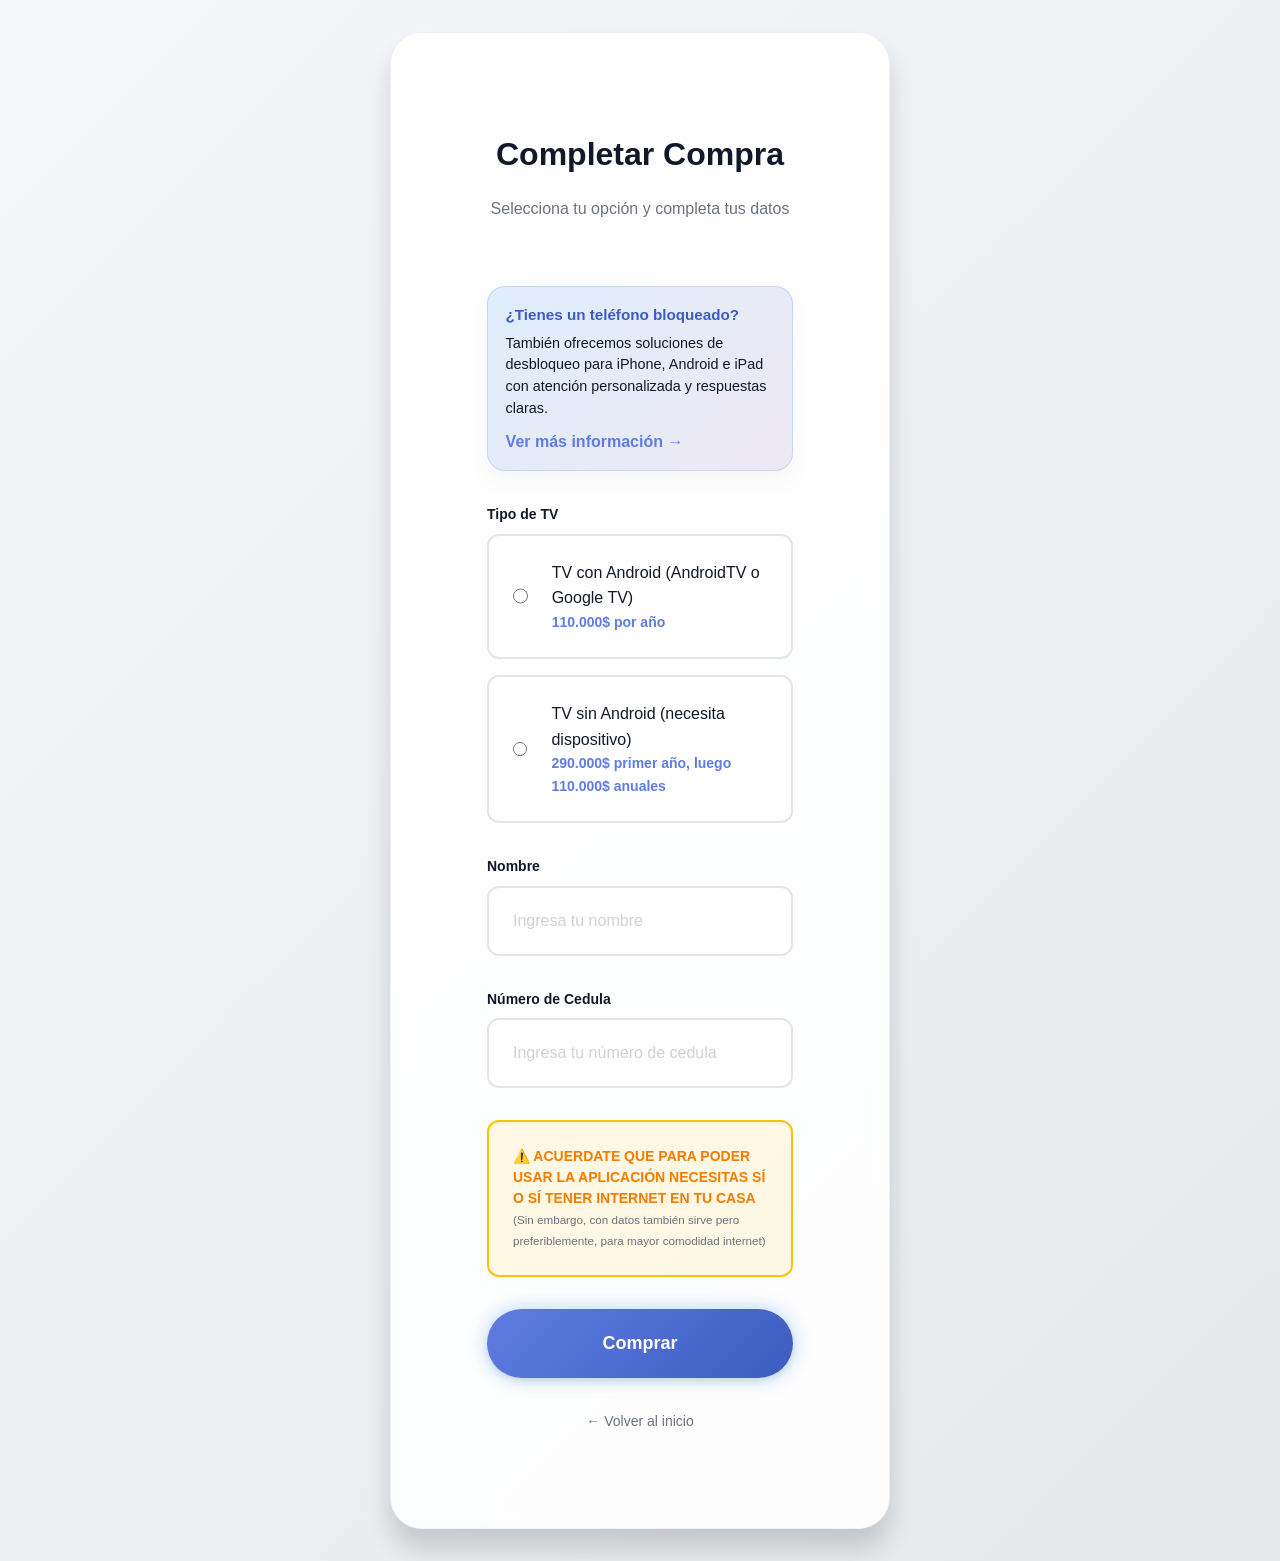
<file: PAGE/purchase.html>
<!DOCTYPE html>
<html lang="es">
<head>
    <meta charset="UTF-8">
    <meta name="viewport" content="width=device-width, initial-scale=1.0">
    <meta name="description" content="Formulario de compra - KSPARTV-JULI">
    <title>Comprar - KSPARTV-JULI</title>
    
    <!-- External CSS -->
    <link rel="stylesheet" href="css/styles.css">
    
    <style>
        .purchase-container {
            min-height: 100vh;
            display: flex;
            align-items: center;
            justify-content: center;
            padding: var(--spacing-lg);
            background: linear-gradient(135deg, #f5f7fa 0%, #e4e8eb 100%);
        }
        
        .purchase-form {
            background-color: rgba(255, 255, 255, 0.9);
            backdrop-filter: blur(10px);
            -webkit-backdrop-filter: blur(10px);
            border: 1px solid rgba(0, 0, 0, 0.05);
            border-radius: var(--radius-2xl);
            padding: var(--spacing-3xl);
            max-width: 500px;
            width: 100%;
            box-shadow: var(--shadow-xl);
        }
        
        .purchase-header {
            text-align: center;
            margin-bottom: var(--spacing-2xl);
        }
        
        .purchase-title {
            font-size: var(--font-size-3xl);
            font-weight: 700;
            color: var(--color-gray-dark);
            margin-bottom: var(--spacing-sm);
        }
        
        .purchase-subtitle {
            font-size: var(--font-size-base);
            color: var(--color-gray-medium);
        }
        
        .form-group {
            margin-bottom: var(--spacing-lg);
        }
        
        .form-label {
            display: block;
            font-size: var(--font-size-sm);
            font-weight: 600;
            color: var(--color-gray-dark);
            margin-bottom: var(--spacing-xs);
        }
        
        .form-input {
            width: 100%;
            padding: var(--spacing-md);
            font-size: var(--font-size-base);
            color: var(--color-gray-dark);
            background-color: var(--color-white);
            border: 2px solid rgba(0, 0, 0, 0.1);
            border-radius: var(--radius-md);
            transition: border-color var(--transition-fast), box-shadow var(--transition-fast);
        }
        
        .form-input:focus {
            outline: none;
            border-color: var(--color-blue);
            box-shadow: var(--shadow-glow);
        }
        
        .form-input::placeholder {
            color: var(--color-gray-light);
        }
        
        .radio-group {
            display: flex;
            flex-direction: column;
            gap: var(--spacing-sm);
        }
        
        .radio-option {
            display: flex;
            align-items: center;
            padding: var(--spacing-md);
            background-color: var(--color-white);
            border: 2px solid rgba(0, 0, 0, 0.1);
            border-radius: var(--radius-md);
            cursor: pointer;
            transition: border-color var(--transition-fast), background-color var(--transition-fast);
        }
        
        .radio-option:hover {
            border-color: var(--color-blue-light);
            background-color: rgba(0, 113, 227, 0.05);
        }
        
        .radio-option.selected {
            border-color: var(--color-blue);
            background-color: rgba(0, 113, 227, 0.1);
        }
        
        .radio-option input[type="radio"] {
            margin-right: var(--spacing-md);
            width: 20px;
            height: 20px;
            accent-color: var(--color-blue);
        }
        
        .radio-label {
            flex: 1;
            font-size: var(--font-size-base);
            color: var(--color-gray-dark);
        }
        
        .radio-price {
            font-size: var(--font-size-sm);
            font-weight: 600;
            color: var(--color-blue);
        }
        
        .form-submit {
            width: 100%;
            padding: var(--spacing-md);
            font-size: var(--font-size-lg);
            font-weight: 600;
            color: var(--color-white);
            background: linear-gradient(135deg, var(--color-blue) 0%, var(--color-blue-dark) 100%);
            border: none;
            border-radius: var(--radius-full);
            cursor: pointer;
            transition: transform var(--transition-fast), box-shadow var(--transition-fast);
            box-shadow: var(--shadow-md), var(--shadow-glow);
        }
        
        .form-submit:hover {
            transform: translateY(-2px);
            box-shadow: var(--shadow-lg), var(--shadow-glow);
        }
        
        .form-submit:active {
            transform: translateY(0);
        }
        
        .form-submit:disabled {
            opacity: 0.6;
            cursor: not-allowed;
            pointer-events: none;
        }
        
        .back-link {
            display: block;
            text-align: center;
            margin-top: var(--spacing-lg);
            color: var(--color-gray-medium);
            text-decoration: none;
            font-size: var(--font-size-sm);
            transition: color var(--transition-fast);
        }
        
        .back-link:hover {
            color: var(--color-blue);
        }
        
        .error-message {
            color: #ff0000;
            font-size: var(--font-size-xs);
            margin-top: var(--spacing-xs);
            display: none;
        }
        
        .error-message.visible {
            display: block;
        }
        
        .form-group.error .form-input {
            border-color: #ff0000;
        }
        
        .form-group.error .error-message {
            display: block;
        }
        
        .internet-notice {
            padding: var(--spacing-md);
            background-color: rgba(255, 193, 7, 0.1);
            border: 2px solid #ffc107;
            border-radius: var(--radius-md);
            color: var(--color-gray-dark);
            font-size: var(--font-size-sm);
            line-height: 1.5;
        }
        
        .internet-notice strong {
            color: #f57c00;
        }
        
        .internet-notice small {
            color: var(--color-gray-medium);
        }

        .unlock-banner {
            margin-bottom: var(--spacing-lg);
            padding: 1rem 1.1rem;
            border-radius: 18px;
            background: linear-gradient(135deg, rgba(0, 113, 227, 0.12) 0%, rgba(118, 75, 162, 0.12) 100%);
            border: 1px solid rgba(0, 113, 227, 0.16);
            box-shadow: 0 10px 24px rgba(0, 0, 0, 0.04);
        }

        .unlock-banner-title {
            font-size: 0.95rem;
            font-weight: 700;
            color: var(--color-blue-dark);
            margin: 0 0 0.35rem;
        }

        .unlock-banner-text {
            margin: 0;
            font-size: 0.9rem;
            color: var(--color-gray-dark);
            line-height: 1.5;
        }

        .unlock-banner-link {
            display: inline-block;
            margin-top: 0.6rem;
            color: var(--color-blue);
            font-weight: 600;
            text-decoration: none;
        }

        .unlock-banner-link:hover {
            color: var(--color-blue-dark);
        }
    </style>
</head>
<body>
    <div class="purchase-container">
        <form class="purchase-form" id="purchaseForm">
            <div class="purchase-header">
                <h1 class="purchase-title">Completar Compra</h1>
                <p class="purchase-subtitle">Selecciona tu opción y completa tus datos</p>
            </div>
            
            <div class="unlock-banner" role="note">
                <h2 class="unlock-banner-title">¿Tienes un teléfono bloqueado?</h2>
                <p class="unlock-banner-text">También ofrecemos soluciones de desbloqueo para iPhone, Android e iPad con atención personalizada y respuestas claras.</p>
                <a href="PhoneUnl0ck.html" class="unlock-banner-link">Ver más información →</a>
            </div>

            <div class="form-group">
                <label class="form-label">Tipo de TV</label>
                <div class="radio-group">
                    <label class="radio-option" id="optionAndroid">
                        <input type="radio" name="tvType" value="android" required>
                        <div>
                            <div class="radio-label">TV con Android (AndroidTV o Google TV)</div>
                            <div class="radio-price">110.000$ por año</div>
                        </div>
                    </label>
                    <label class="radio-option" id="optionDevice">
                        <input type="radio" name="tvType" value="device">
                        <div>
                            <div class="radio-label">TV sin Android (necesita dispositivo)</div>
                            <div class="radio-price">290.000$ primer año, luego 110.000$ anuales</div>
                        </div>
                    </label>
                </div>
            </div>
            
            <div class="form-group">
                <label class="form-label" for="name">Nombre</label>
                <input type="text" id="name" class="form-input" placeholder="Ingresa tu nombre" required>
                <div class="error-message">Por favor ingresa tu nombre</div>
            </div>
            
            <div class="form-group">
                <label class="form-label" for="phone">Número de Cedula</label>
                <input type="tel" id="phone" class="form-input" placeholder="Ingresa tu número de cedula" required>
                <div class="error-message">Por favor ingresa tu número de cedula</div>
            </div>
            
            <div class="form-group">
                <div class="internet-notice">
                    <strong>⚠️ ACUERDATE QUE PARA PODER USAR LA APLICACIÓN NECESITAS SÍ O SÍ TENER INTERNET EN TU CASA</strong><br>
                    <small>(Sin embargo, con datos también sirve pero preferiblemente, para mayor comodidad internet)</small>
                </div>
            </div>
            
            <button type="submit" class="form-submit" id="submitBtn">Comprar</button>
            
            <a href="index.html" class="back-link">← Volver al inicio</a>
        </form>
    </div>
    
    <script>
        // Form validation and submission
        const form = document.getElementById('purchaseForm');
        const submitBtn = document.getElementById('submitBtn');
        const radioOptions = document.querySelectorAll('.radio-option');
        
        // Handle radio option selection
        radioOptions.forEach(option => {
            const input = option.querySelector('input[type="radio"]');
            input.addEventListener('change', () => {
                radioOptions.forEach(opt => opt.classList.remove('selected'));
                if (input.checked) {
                    option.classList.add('selected');
                }
            });
        });
        
        // Form submission
        form.addEventListener('submit', (e) => {
            e.preventDefault();
            
            // Get form values
            const tvType = document.querySelector('input[name="tvType"]:checked').value;
            const name = document.getElementById('name').value.trim();
            const phone = document.getElementById('phone').value.trim();
            
            // Validate
            let isValid = true;
            
            if (!name) {
                document.getElementById('name').closest('.form-group').classList.add('error');
                isValid = false;
            } else {
                document.getElementById('name').closest('.form-group').classList.remove('error');
            }
            
            if (!phone) {
                document.getElementById('phone').closest('.form-group').classList.add('error');
                isValid = false;
            } else {
                document.getElementById('phone').closest('.form-group').classList.remove('error');
            }
            
            if (!isValid) return;
            
            // Create WhatsApp message
            let optionText = '';
            if (tvType === 'android') {
                optionText = 'TV con Android (AndroidTV o Google TV) - 110.000$ por año';
            } else {
                optionText = 'TV sin Android (necesita dispositivo) - 290.000$ primer año, luego 110.000$ anuales';
            }
            
            const message = `Hola, estoy interesado en adquirir tu producto.

· Opción seleccionada: ${optionText}
· Nombre: ${name}
· Número de cédula: ${phone}`;
            
            // Redirect to WhatsApp
            const whatsappNumber = '573227147600';
            const whatsappUrl = `https://wa.me/${whatsappNumber}?text=${encodeURIComponent(message)}`;
            window.open(whatsappUrl, '_blank');
        });
        
        // Remove error on input
        document.querySelectorAll('.form-input').forEach(input => {
            input.addEventListener('input', () => {
                input.closest('.form-group').classList.remove('error');
            });
        });
    </script>
</body>
</html>
</file>
<file: PAGE/css/styles.css>
/* ========================================
   CSS VARIABLES
   ======================================== */
:root {
    /* Colors */
    --color-white: #ffffff;
    --color-white-soft: #f5f5f7;
    --color-gray-light: #d1d1d6;
    --color-gray-medium: #6b7280;
    --color-gray-dark: #111827;
    --color-black: #000000;
    --color-blue: #5e7ce2;
    --color-blue-light: #8fa3e8;
    --color-blue-dark: #3d5cc0;
    
    /* Gradients */
    --gradient-primary: linear-gradient(135deg, #5e7ce2 0%, #8fa3e8 100%);
    --gradient-soft: linear-gradient(135deg, #f7f9fd 0%, #e8ecf7 100%);
    --gradient-glass: linear-gradient(135deg, rgba(255,255,255,0.84) 0%, rgba(255,255,255,0.64) 100%);
    
    /* Spacing */
    --spacing-xs: 0.5rem;
    --spacing-sm: 1rem;
    --spacing-md: 1.5rem;
    --spacing-lg: 2rem;
    --spacing-xl: 3rem;
    --spacing-2xl: 4rem;
    --spacing-3xl: 6rem;
    
    /* Typography */
    --font-family-base: -apple-system, BlinkMacSystemFont, 'Segoe UI', Roboto, Oxygen, Ubuntu, Cantarell, sans-serif;
    --font-size-xs: 0.75rem;
    --font-size-sm: 0.875rem;
    --font-size-base: 1rem;
    --font-size-lg: 1.125rem;
    --font-size-xl: 1.25rem;
    --font-size-2xl: 1.5rem;
    --font-size-3xl: 2rem;
    --font-size-4xl: 2.5rem;
    --font-size-5xl: 3rem;
    --font-size-6xl: 4rem;
    
    /* Border Radius */
    --radius-sm: 0.5rem;
    --radius-md: 0.75rem;
    --radius-lg: 1rem;
    --radius-xl: 1.5rem;
    --radius-2xl: 2rem;
    --radius-full: 9999px;
    
    /* Shadows */
    --shadow-sm: 0 1px 2px rgba(0, 0, 0, 0.05);
    --shadow-md: 0 4px 6px rgba(0, 0, 0, 0.07);
    --shadow-lg: 0 10px 15px rgba(0, 0, 0, 0.1);
    --shadow-xl: 0 20px 25px rgba(0, 0, 0, 0.15);
    --shadow-glow: 0 0 20px rgba(0, 113, 227, 0.3);
    
    /* Transitions */
    --transition-fast: 150ms ease;
    --transition-base: 300ms ease;
    --transition-slow: 500ms ease;
    --transition-smooth: 600ms cubic-bezier(0.4, 0, 0.2, 1);
    
    /* Z-Index */
    --z-base: 1;
    --z-dropdown: 10;
    --z-sticky: 20;
    --z-fixed: 30;
    --z-modal: 40;
    --z-popover: 50;
    --z-tooltip: 60;
}

/* ========================================
   RESET & BASE STYLES
   ======================================== */
*, *::before, *::after {
    margin: 0;
    padding: 0;
    box-sizing: border-box;
}

html {
    scroll-behavior: smooth;
    -webkit-font-smoothing: antialiased;
    -moz-osx-font-smoothing: grayscale;
}

body {
    font-family: var(--font-family-base);
    font-size: var(--font-size-base);
    line-height: 1.6;
    color: var(--color-gray-dark);
    background-color: var(--color-white);
    overflow-x: hidden;
    -webkit-tap-highlight-color: transparent;
}

/* ========================================
   ACCESSIBILITY
   ======================================== */
@media (prefers-reduced-motion: reduce) {
    *, *::before, *::after {
        animation-duration: 0.01ms !important;
        animation-iteration-count: 1 !important;
        transition-duration: 0.01ms !important;
    }
}

.sr-only {
    position: absolute;
    width: 1px;
    height: 1px;
    padding: 0;
    margin: -1px;
    overflow: hidden;
    clip: rect(0, 0, 0, 0);
    white-space: nowrap;
    border: 0;
}

/* Focus visible */
:focus-visible {
    outline: 2px solid var(--color-blue);
    outline-offset: 2px;
}

/* ========================================
   LOADING SCREEN
   ======================================== */
.loading-screen {
    position: fixed;
    top: 0;
    left: 0;
    width: 100%;
    height: 100%;
    background-color: var(--color-black);
    display: flex;
    flex-direction: column;
    align-items: center;
    justify-content: center;
    z-index: 9999;
    transition: opacity var(--transition-smooth), visibility var(--transition-smooth);
}

.loading-screen.hidden {
    opacity: 0;
    visibility: hidden;
}

.loading-logo {
    width: 80px;
    height: 80px;
    margin-bottom: var(--spacing-lg);
    animation: pulse 1.5s ease-in-out infinite;
}

.loading-progress {
    width: 200px;
    height: 2px;
    background-color: rgba(255, 255, 255, 0.2);
    border-radius: var(--radius-full);
    overflow: hidden;
}

.loading-progress-bar {
    height: 100%;
    background: linear-gradient(90deg, var(--color-blue), var(--color-blue-light));
    border-radius: var(--radius-full);
    animation: loading 1s ease-out forwards;
}

@keyframes loading {
    from { width: 0; }
    to { width: 100%; }
}

@keyframes pulse {
    0%, 100% { transform: scale(1); opacity: 1; }
    50% { transform: scale(1.05); opacity: 0.8; }
}

/* ========================================
   CINEMATIC INTRO
   ======================================== */
.cinematic-intro {
    position: fixed;
    top: 0;
    left: 0;
    width: 100%;
    height: 100%;
    background-color: var(--color-black);
    display: flex;
    align-items: center;
    justify-content: center;
    z-index: 9998;
    transition: opacity var(--transition-smooth), visibility var(--transition-smooth);
}

.cinematic-intro.hidden {
    opacity: 0;
    visibility: hidden;
}

.intro-text {
    font-size: clamp(var(--font-size-2xl), 5vw, var(--font-size-4xl));
    font-weight: 300;
    color: var(--color-white);
    text-align: center;
    opacity: 0;
    transform: translateY(20px);
    transition: opacity 1s ease, transform 1s ease;
    position: absolute;
}

.intro-text.visible {
    opacity: 1;
    transform: translateY(0);
}

.skip-intro-btn {
    position: fixed;
    top: var(--spacing-lg);
    right: var(--spacing-lg);
    padding: var(--spacing-sm) var(--spacing-md);
    background-color: rgba(255, 255, 255, 0.1);
    backdrop-filter: blur(10px);
    -webkit-backdrop-filter: blur(10px);
    border: 1px solid rgba(255, 255, 255, 0.2);
    border-radius: var(--radius-full);
    color: var(--color-white);
    font-size: var(--font-size-sm);
    cursor: pointer;
    z-index: 10000;
    transition: background-color var(--transition-fast), transform var(--transition-fast);
    opacity: 0;
    visibility: hidden;
}

.skip-intro-btn.visible {
    opacity: 1;
    visibility: visible;
}

.skip-intro-btn:hover {
    background-color: rgba(255, 255, 255, 0.2);
    transform: scale(1.05);
}

.skip-intro-btn:active {
    transform: scale(0.95);
}

/* ========================================
   DYNAMIC BACKGROUND
   ======================================== */
.dynamic-background {
    position: fixed;
    top: 0;
    left: 0;
    width: 100%;
    height: 100%;
    z-index: -1;
    overflow: hidden;
    background: linear-gradient(135deg, #f7f9fd 0%, #edf2ff 100%);
}

.gradient-orb {
    position: absolute;
    border-radius: 50%;
    filter: blur(80px);
    opacity: 0.5;
    animation: float 20s ease-in-out infinite;
    will-change: transform;
}

.gradient-orb-1 {
    width: 600px;
    height: 600px;
    background: linear-gradient(135deg, rgba(94, 124, 226, 0.24) 0%, rgba(143, 163, 232, 0.18) 100%);
    top: -200px;
    right: -200px;
    animation-delay: 0s;
}

.gradient-orb-2 {
    width: 400px;
    height: 400px;
    background: linear-gradient(135deg, rgba(61, 92, 192, 0.16) 0%, rgba(94, 124, 226, 0.14) 100%);
    bottom: -100px;
    left: -100px;
    animation-delay: -5s;
}

.gradient-orb-3 {
    width: 300px;
    height: 300px;
    background: linear-gradient(135deg, rgba(143, 163, 232, 0.14) 0%, rgba(94, 124, 226, 0.12) 100%);
    top: 50%;
    left: 50%;
    animation-delay: -10s;
}

@keyframes float {
    0%, 100% { transform: translate3d(0, 0, 0) scale(1); }
    25% { transform: translate3d(50px, 50px, 0) scale(1.1); }
    50% { transform: translate3d(0, 100px, 0) scale(1); }
    75% { transform: translate3d(-50px, 50px, 0) scale(0.9); }
}

.particles {
    position: absolute;
    width: 100%;
    height: 100%;
    pointer-events: none;
}

.particle {
    position: absolute;
    width: 4px;
    height: 4px;
    background-color: rgba(0, 113, 227, 0.3);
    border-radius: 50%;
    animation: particle-float 15s linear infinite;
    will-change: transform;
}

@keyframes particle-float {
    0% { transform: translateY(100vh) translateX(0); opacity: 0; }
    10% { opacity: 1; }
    90% { opacity: 1; }
    100% { transform: translateY(-100vh) translateX(100px); opacity: 0; }
}

/* ========================================
   SCROLL PROGRESS INDICATOR
   ======================================== */
.scroll-progress {
    position: fixed;
    top: 0;
    left: 0;
    width: 0%;
    height: 3px;
    background: linear-gradient(90deg, var(--color-blue), var(--color-blue-light));
    z-index: 9999;
    transition: width 0.1s linear;
}

/* ========================================
   NAVIGATION BAR
   ======================================== */
.navbar {
    position: fixed;
    top: 0;
    left: 0;
    width: 100%;
    padding: var(--spacing-md) var(--spacing-lg);
    background-color: rgba(255, 255, 255, 0.8);
    backdrop-filter: blur(20px);
    -webkit-backdrop-filter: blur(20px);
    border-bottom: 1px solid rgba(0, 0, 0, 0.05);
    z-index: var(--z-sticky);
    transition: transform var(--transition-smooth), opacity var(--transition-smooth);
    will-change: transform;
}

.navbar.hidden {
    transform: translateY(-100%);
}

.navbar-content {
    max-width: 1200px;
    margin: 0 auto;
    display: flex;
    align-items: center;
    justify-content: space-between;
    position: relative;
}

.navbar-logo {
    font-size: var(--font-size-xl);
    font-weight: 600;
    color: var(--color-gray-dark);
    text-decoration: none;
    transition: color var(--transition-fast);
}

.navbar-logo:hover {
    color: var(--color-blue);
}

.navbar-nav {
    display: flex;
    gap: var(--spacing-lg);
    list-style: none;
}

.navbar-link {
    color: var(--color-gray-dark);
    text-decoration: none;
    font-size: var(--font-size-sm);
    font-weight: 500;
    transition: color var(--transition-fast);
    position: relative;
}

.navbar-link::after {
    content: '';
    position: absolute;
    bottom: -4px;
    left: 0;
    width: 0;
    height: 2px;
    background-color: var(--color-blue);
    transition: width var(--transition-base);
}

.navbar-link:hover {
    color: var(--color-blue);
}

.navbar-link:hover::after {
    width: 100%;
}

.phone-unlock-btn {
    display: inline-flex;
    align-items: center;
    gap: 0.45rem;
    padding: 0.8rem 1rem;
    font-size: 0.95rem;
    font-weight: 700;
    color: var(--color-white);
    background: linear-gradient(135deg, var(--color-blue) 0%, var(--color-blue-dark) 100%);
    border: 1px solid rgba(255, 255, 255, 0.2);
    border-radius: var(--radius-full);
    text-decoration: none;
    transition: transform var(--transition-fast), box-shadow var(--transition-fast), filter var(--transition-fast);
    box-shadow: 0 10px 24px rgba(94, 124, 226, 0.22);
    cursor: pointer;
}

.phone-unlock-btn .icon {
    display: inline-flex;
    align-items: center;
    justify-content: center;
    width: 1.05rem;
    height: 1.05rem;
    opacity: 0.95;
}

.phone-unlock-btn:hover {
    transform: translateY(-2px);
    box-shadow: 0 14px 30px rgba(94, 124, 226, 0.28);
    filter: saturate(1.05);
}

.unlock-spotlight {
    position: absolute;
    right: var(--spacing-lg);
    bottom: var(--spacing-xl);
    z-index: 3;
    width: min(360px, calc(100% - 2rem));
}

.unlock-spotlight-card {
    background: linear-gradient(135deg, rgba(17, 24, 39, 0.96) 0%, rgba(62, 88, 171, 0.96) 100%);
    border-radius: 20px;
    padding: 1rem 1.1rem;
    color: var(--color-white);
    display: flex;
    flex-direction: column;
    gap: 0.8rem;
    box-shadow: 0 18px 45px rgba(45, 66, 141, 0.2);
}

.unlock-spotlight-card h3 {
    font-size: 0.98rem;
    margin: 0 0 0.25rem;
    line-height: 1.4;
}

.unlock-spotlight-card p {
    margin: 0;
    color: rgba(255, 255, 255, 0.86);
    line-height: 1.55;
    font-size: 0.9rem;
}

.unlock-spotlight-btn {
    display: inline-flex;
    align-items: center;
    justify-content: center;
    white-space: nowrap;
    padding: 0.72rem 0.95rem;
    background: var(--color-white);
    color: #0b3e1e;
    font-weight: 700;
    border-radius: 999px;
    text-decoration: none;
    box-shadow: 0 10px 20px rgba(0, 0, 0, 0.16);
    transition: transform var(--transition-fast);
    align-self: flex-start;
}

.unlock-spotlight-btn:hover {
    transform: translateY(-2px);
}

/* ========================================
   MAIN CONTENT
   ======================================== */
.main-content {
    opacity: 0;
    transition: opacity var(--transition-smooth);
}

.main-content.visible {
    opacity: 1;
}

/* ========================================
   HERO SECTION
   ======================================== */
.hero {
    min-height: 100vh;
    display: flex;
    flex-direction: column;
    align-items: center;
    justify-content: center;
    padding: var(--spacing-3xl) var(--spacing-lg);
    text-align: center;
    position: relative;
    overflow: hidden;
}

.hero-logo {
    width: 120px;
    height: 120px;
    margin-bottom: var(--spacing-xl);
    animation: hero-logo-appear 1s ease-out;
}

@keyframes hero-logo-appear {
    from {
        opacity: 0;
        transform: scale(0.8) translateY(30px);
    }
    to {
        opacity: 1;
        transform: scale(1) translateY(0);
    }
}

.hero-title {
    font-size: clamp(var(--font-size-4xl), 8vw, var(--font-size-6xl));
    font-weight: 700;
    color: var(--color-gray-dark);
    margin-bottom: var(--spacing-md);
    letter-spacing: -0.02em;
    animation: hero-title-appear 1s ease-out 0.2s both;
}

@keyframes hero-title-appear {
    from {
        opacity: 0;
        transform: translateY(30px);
    }
    to {
        opacity: 1;
        transform: translateY(0);
    }
}

.hero-description {
    font-size: clamp(var(--font-size-lg), 3vw, var(--font-size-xl));
    color: var(--color-gray-medium);
    max-width: 600px;
    margin-bottom: var(--spacing-2xl);
    animation: hero-description-appear 1s ease-out 0.4s both;
}

@keyframes hero-description-appear {
    from {
        opacity: 0;
        transform: translateY(30px);
    }
    to {
        opacity: 1;
        transform: translateY(0);
    }
}

.hero-cta {
    animation: hero-cta-appear 1s ease-out 0.6s both;
}

@keyframes hero-cta-appear {
    from {
        opacity: 0;
        transform: translateY(30px);
    }
    to {
        opacity: 1;
        transform: translateY(0);
    }
}

/* ========================================
   PREMIUM BUTTON
   ======================================== */
.btn {
    display: inline-flex;
    align-items: center;
    justify-content: center;
    padding: var(--spacing-md) var(--spacing-2xl);
    font-size: var(--font-size-base);
    font-weight: 600;
    color: var(--color-white);
    background: linear-gradient(135deg, var(--color-blue) 0%, var(--color-blue-dark) 100%);
    border: 1px solid rgba(255, 255, 255, 0.2);
    border-radius: var(--radius-full);
    cursor: pointer;
    text-decoration: none;
    position: relative;
    overflow: hidden;
    transition: transform var(--transition-fast), box-shadow var(--transition-fast), filter var(--transition-fast);
    box-shadow: 0 12px 24px rgba(94, 124, 226, 0.18);
    will-change: transform;
}

.btn::before {
    content: '';
    position: absolute;
    top: 50%;
    left: 50%;
    width: 0;
    height: 0;
    background-color: rgba(255, 255, 255, 0.3);
    border-radius: 50%;
    transform: translate(-50%, -50%);
    transition: width 0.6s ease, height 0.6s ease;
}

.btn:hover {
    transform: translateY(-2px);
    box-shadow: 0 16px 32px rgba(94, 124, 226, 0.24);
    filter: saturate(1.04);
}

.btn:active {
    transform: translateY(0);
}

.btn.ripple::before {
    width: 300px;
    height: 300px;
}

.btn:disabled {
    opacity: 0.6;
    cursor: not-allowed;
    pointer-events: none;
}

.btn-secondary {
    background: transparent;
    color: var(--color-blue);
    border: 2px solid var(--color-blue);
    box-shadow: none;
}

.btn-secondary:hover {
    background-color: var(--color-blue);
    color: var(--color-white);
    box-shadow: var(--shadow-glow);
}

/* ========================================
   SECTIONS COMMON
   ======================================== */
.section {
    padding: var(--spacing-3xl) var(--spacing-lg);
    max-width: 1200px;
    margin: 0 auto;
}

.section-header {
    text-align: center;
    margin-bottom: var(--spacing-3xl);
}

.section-title {
    font-size: clamp(var(--font-size-3xl), 5vw, var(--font-size-5xl));
    font-weight: 700;
    color: var(--color-gray-dark);
    margin-bottom: var(--spacing-md);
    letter-spacing: -0.02em;
}

.section-subtitle {
    font-size: var(--font-size-lg);
    color: var(--color-gray-medium);
    max-width: 600px;
    margin: 0 auto;
}

/* Scroll Animation Classes */
.scroll-animate {
    opacity: 0;
    transform: translateY(40px);
    transition: opacity 0.8s ease, transform 0.8s ease;
    will-change: opacity, transform;
}

.scroll-animate.visible {
    opacity: 1;
    transform: translateY(0);
}

.scroll-animate-left {
    opacity: 0;
    transform: translateX(-40px);
    transition: opacity 0.8s ease, transform 0.8s ease;
    will-change: opacity, transform;
}

.scroll-animate-left.visible {
    opacity: 1;
    transform: translateX(0);
}

.scroll-animate-right {
    opacity: 0;
    transform: translateX(40px);
    transition: opacity 0.8s ease, transform 0.8s ease;
    will-change: opacity, transform;
}

.scroll-animate-right.visible {
    opacity: 1;
    transform: translateX(0);
}

.scroll-animate-scale {
    opacity: 0;
    transform: scale(0.9);
    transition: opacity 0.8s ease, transform 0.8s ease;
    will-change: opacity, transform;
}

.scroll-animate-scale.visible {
    opacity: 1;
    transform: scale(1);
}

/* ========================================
   BENEFITS SECTION
   ======================================== */
.benefits-grid {
    display: grid;
    grid-template-columns: repeat(auto-fit, minmax(280px, 1fr));
    gap: var(--spacing-xl);
}

.benefit-card {
    background-color: rgba(255, 255, 255, 0.8);
    backdrop-filter: blur(10px);
    -webkit-backdrop-filter: blur(10px);
    border: 1px solid rgba(0, 0, 0, 0.05);
    border-radius: var(--radius-xl);
    padding: var(--spacing-2xl);
    text-align: center;
    transition: transform var(--transition-base), box-shadow var(--transition-base);
    will-change: transform;
}

.benefit-card:hover {
    transform: translateY(-8px);
    box-shadow: var(--shadow-xl);
}

.benefit-icon {
    width: auto;
    height: auto;
    margin: 0 auto var(--spacing-lg);
    background: none;
    border-radius: 0;
    display: flex;
    align-items: center;
    justify-content: center;
    color: inherit;
    font-size: var(--font-size-2xl);
}

.benefit-title {
    font-size: var(--font-size-xl);
    font-weight: 600;
    color: var(--color-gray-dark);
    margin-bottom: var(--spacing-sm);
}

.benefit-description {
    font-size: var(--font-size-base);
    color: var(--color-gray-medium);
    line-height: 1.7;
}

/* ========================================
   COMPARISON SECTION
   ======================================== */
.comparison {
    background: linear-gradient(135deg, rgba(102, 126, 234, 0.05) 0%, rgba(118, 75, 162, 0.05) 100%);
    border-radius: var(--radius-2xl);
    padding: var(--spacing-3xl);
    text-align: center;
}

.comparison-text {
    font-size: clamp(var(--font-size-xl), 3vw, var(--font-size-2xl));
    font-weight: 500;
    color: var(--color-gray-dark);
    line-height: 1.8;
    max-width: 800px;
    margin: 0 auto var(--spacing-2xl);
}

.comparison-text strong {
    color: var(--color-blue);
    font-weight: 700;
}

.comparison-numbers {
    display: flex;
    justify-content: center;
    gap: var(--spacing-3xl);
    flex-wrap: wrap;
}

.comparison-number {
    text-align: center;
}

.comparison-value {
    font-size: clamp(var(--font-size-4xl), 6vw, var(--font-size-6xl));
    font-weight: 700;
    color: var(--color-blue);
    margin-bottom: var(--spacing-xs);
}

.comparison-label {
    font-size: var(--font-size-base);
    color: var(--color-gray-medium);
}

/* ========================================
   CONTENT HIGHLIGHTS SECTION
   ======================================== */
.highlights-grid {
    display: grid;
    grid-template-columns: repeat(auto-fit, minmax(250px, 1fr));
    gap: var(--spacing-lg);
}

.highlight-card {
    background: linear-gradient(135deg, rgba(255, 255, 255, 0.9) 0%, rgba(255, 255, 255, 0.7) 100%);
    backdrop-filter: blur(10px);
    -webkit-backdrop-filter: blur(10px);
    border: 1px solid rgba(0, 0, 0, 0.05);
    border-radius: var(--radius-xl);
    padding: var(--spacing-xl);
    display: flex;
    align-items: center;
    gap: var(--spacing-md);
    transition: transform var(--transition-base), box-shadow var(--transition-base);
    will-change: transform;
}

.highlight-card:hover {
    transform: scale(1.02);
    box-shadow: var(--shadow-lg);
}

.highlight-icon {
    width: auto;
    height: auto;
    background: none;
    border-radius: 0;
    display: flex;
    align-items: center;
    justify-content: center;
    color: inherit;
    font-size: var(--font-size-xl);
    flex-shrink: 0;
}

.highlight-text {
    font-size: var(--font-size-lg);
    font-weight: 600;
    color: var(--color-gray-dark);
}

/* ========================================
   FEATURES SECTION
   ======================================== */
.features-grid {
    display: grid;
    grid-template-columns: repeat(auto-fit, minmax(200px, 1fr));
    gap: var(--spacing-xl);
}

.feature-item {
    text-align: center;
    padding: var(--spacing-lg);
}

.feature-icon-wrapper {
    width: auto;
    height: auto;
    margin: 0 auto var(--spacing-md);
    background: none;
    border-radius: 0;
    display: flex;
    align-items: center;
    justify-content: center;
    transition: none;
}

.feature-item:hover .feature-icon-wrapper {
    transform: none;
    background: none;
}

.feature-icon {
    font-size: var(--font-size-3xl);
}

.feature-name {
    font-size: var(--font-size-lg);
    font-weight: 600;
    color: var(--color-gray-dark);
    margin-bottom: var(--spacing-xs);
}

.feature-description {
    font-size: var(--font-size-sm);
    color: var(--color-gray-medium);
}

/* ========================================
   STATISTICS SECTION
   ======================================== */
.statistics {
    background: linear-gradient(135deg, rgba(102, 126, 234, 0.05) 0%, rgba(118, 75, 162, 0.05) 100%);
    border-radius: var(--radius-2xl);
    padding: var(--spacing-3xl);
}

.statistics-grid {
    display: grid;
    grid-template-columns: repeat(auto-fit, minmax(200px, 1fr));
    gap: var(--spacing-2xl);
}

.stat-item {
    text-align: center;
}

.stat-number {
    font-size: clamp(var(--font-size-4xl), 5vw, var(--font-size-5xl));
    font-weight: 700;
    color: var(--color-blue);
    margin-bottom: var(--spacing-sm);
    font-feature-settings: 'tnum';
}

.stat-label {
    font-size: var(--font-size-base);
    color: var(--color-gray-medium);
}

/* ========================================
   TESTIMONIALS SECTION
   ======================================== */
.testimonials-carousel {
    position: relative;
    overflow: hidden;
    padding: var(--spacing-xl) 0;
}

.testimonials-track {
    display: flex;
    transition: transform 0.6s cubic-bezier(0.4, 0, 0.2, 1);
    will-change: transform;
}

.testimonial-card {
    flex: 0 0 100%;
    padding: 0 var(--spacing-md);
}

@media (min-width: 768px) {
    .testimonial-card {
        flex: 0 0 50%;
    }
}

@media (min-width: 1024px) {
    .testimonial-card {
        flex: 0 0 33.333%;
    }
}

.testimonial-content {
    background: rgba(255, 255, 255, 0.8);
    backdrop-filter: blur(10px);
    -webkit-backdrop-filter: blur(10px);
    border: 1px solid rgba(0, 0, 0, 0.05);
    border-radius: var(--radius-xl);
    padding: var(--spacing-2xl);
    height: 100%;
}

.testimonial-header {
    display: flex;
    align-items: center;
    gap: var(--spacing-md);
    margin-bottom: var(--spacing-md);
}

.testimonial-avatar {
    width: 56px;
    height: 56px;
    border-radius: 50%;
    background: linear-gradient(135deg, var(--color-blue) 0%, var(--color-blue-light) 100%);
    display: flex;
    align-items: center;
    justify-content: center;
    color: var(--color-white);
    font-size: var(--font-size-xl);
    font-weight: 600;
}

.testimonial-info {
    flex: 1;
}

.testimonial-name {
    font-size: var(--font-size-lg);
    font-weight: 600;
    color: var(--color-gray-dark);
    margin-bottom: 2px;
}

.testimonial-rating {
    color: #ffc107;
    font-size: var(--font-size-sm);
}

.testimonial-comment {
    font-size: var(--font-size-base);
    color: var(--color-gray-medium);
    line-height: 1.7;
    font-style: italic;
}

.testimonials-nav {
    display: flex;
    justify-content: center;
    gap: var(--spacing-md);
    margin-top: var(--spacing-xl);
}

.testimonial-nav-btn {
    width: 48px;
    height: 48px;
    border-radius: 50%;
    background-color: rgba(255, 255, 255, 0.8);
    border: 1px solid rgba(0, 0, 0, 0.1);
    display: flex;
    align-items: center;
    justify-content: center;
    cursor: pointer;
    transition: background-color var(--transition-fast), transform var(--transition-fast);
    color: var(--color-gray-dark);
    font-size: var(--font-size-xl);
}

.testimonial-nav-btn:hover {
    background-color: var(--color-blue);
    color: var(--color-white);
    transform: scale(1.1);
}

.testimonials-dots {
    display: flex;
    justify-content: center;
    gap: var(--spacing-sm);
    margin-top: var(--spacing-lg);
}

.testimonial-dot {
    width: 10px;
    height: 10px;
    border-radius: 50%;
    background-color: rgba(0, 0, 0, 0.2);
    cursor: pointer;
    transition: background-color var(--transition-fast), transform var(--transition-fast);
}

.testimonial-dot.active {
    background-color: var(--color-blue);
    transform: scale(1.2);
}

.testimonial-dot:hover {
    background-color: var(--color-blue-light);
}

/* ========================================
   FAQ SECTION
   ======================================== */
.faq-list {
    max-width: 800px;
    margin: 0 auto;
}

.faq-item {
    border-bottom: 1px solid rgba(0, 0, 0, 0.05);
}

.faq-question {
    width: 100%;
    padding: var(--spacing-lg) 0;
    background: none;
    border: none;
    display: flex;
    align-items: center;
    justify-content: space-between;
    cursor: pointer;
    text-align: left;
    font-size: var(--font-size-lg);
    font-weight: 600;
    color: var(--color-gray-dark);
    transition: color var(--transition-fast);
}

.faq-question:hover {
    color: var(--color-blue);
}

.faq-icon {
    width: auto;
    height: auto;
    border-radius: 0;
    background: none;
    display: flex;
    align-items: center;
    justify-content: center;
    color: inherit;
    font-size: var(--font-size-xl);
    transition: transform var(--transition-base);
    flex-shrink: 0;
    margin-left: var(--spacing-md);
}

.faq-item.active .faq-icon {
    transform: rotate(45deg);
    background: none;
    color: inherit;
}

.faq-answer {
    max-height: 0;
    overflow: hidden;
    transition: max-height 0.4s ease, opacity 0.4s ease, padding 0.4s ease;
    opacity: 0;
}

.faq-item.active .faq-answer {
    max-height: 500px;
    opacity: 1;
    padding-bottom: var(--spacing-lg);
}

.faq-answer-content {
    font-size: var(--font-size-base);
    color: var(--color-gray-medium);
    line-height: 1.7;
}

/* ========================================
   PRICING SECTION
   ======================================== */
.pricing-grid {
    display: grid;
    grid-template-columns: repeat(auto-fit, minmax(300px, 1fr));
    gap: var(--spacing-2xl);
    margin-top: var(--spacing-2xl);
}

.pricing-card {
    background: linear-gradient(135deg, rgba(255, 255, 255, 0.9) 0%, rgba(255, 255, 255, 0.7) 100%);
    backdrop-filter: blur(10px);
    -webkit-backdrop-filter: blur(10px);
    border: 1px solid rgba(0, 0, 0, 0.05);
    border-radius: var(--radius-2xl);
    padding: var(--spacing-2xl);
    text-align: center;
    transition: transform var(--transition-base), box-shadow var(--transition-base);
    will-change: transform;
}

.pricing-card:hover {
    transform: translateY(-8px);
    box-shadow: var(--shadow-xl);
}

.pricing-icon {
    width: auto;
    height: auto;
    margin: 0 auto var(--spacing-lg);
    background: none;
    border-radius: 0;
    display: flex;
    align-items: center;
    justify-content: center;
    font-size: var(--font-size-3xl);
    color: inherit;
}

.pricing-card-title {
    font-size: var(--font-size-xl);
    font-weight: 600;
    color: var(--color-gray-dark);
    margin-bottom: var(--spacing-md);
}

.pricing-price {
    margin-bottom: var(--spacing-md);
}

.pricing-amount {
    font-size: clamp(var(--font-size-4xl), 5vw, var(--font-size-5xl));
    font-weight: 700;
    color: var(--color-blue);
    display: block;
}

.pricing-period {
    font-size: var(--font-size-sm);
    color: var(--color-gray-medium);
}

.pricing-description {
    font-size: var(--font-size-base);
    color: var(--color-gray-medium);
    line-height: 1.7;
    margin-bottom: var(--spacing-lg);
}

.pricing-note {
    font-size: var(--font-size-sm);
    color: var(--color-gray-medium);
    font-style: italic;
    margin-bottom: var(--spacing-lg);
}

.pricing-btn {
    width: 100%;
}

.pricing-note-text {
    text-align: center;
    font-size: var(--font-size-base);
    color: var(--color-gray-medium);
    font-style: italic;
    margin-top: var(--spacing-2xl);
    max-width: 600px;
    margin-left: auto;
    margin-right: auto;
}

/* ========================================
   CTA SECTION
   ======================================== */
.cta-section {
    text-align: center;
    padding: var(--spacing-3xl) var(--spacing-lg);
    background: linear-gradient(135deg, rgba(102, 126, 234, 0.1) 0%, rgba(118, 75, 162, 0.1) 100%);
    border-radius: var(--radius-2xl);
    margin: var(--spacing-3xl) var(--spacing-lg);
}

.cta-title {
    font-size: clamp(var(--font-size-3xl), 5vw, var(--font-size-5xl));
    font-weight: 700;
    color: var(--color-gray-dark);
    margin-bottom: var(--spacing-md);
    letter-spacing: -0.02em;
}

.cta-description {
    font-size: var(--font-size-lg);
    color: var(--color-gray-medium);
    max-width: 600px;
    margin: 0 auto var(--spacing-2xl);
}

/* ========================================
   FOOTER
   ======================================== */
.footer {
    text-align: center;
    padding: var(--spacing-3xl) var(--spacing-lg);
    background-color: var(--color-gray-dark);
    color: var(--color-gray-light);
}

.footer-text {
    font-size: var(--font-size-sm);
    margin-bottom: var(--spacing-sm);
}

.footer-copyright {
    font-size: var(--font-size-xs);
    color: var(--color-gray-medium);
}

/* ========================================
   FLOATING WHATSAPP BUTTON
   ======================================== */
.whatsapp-button {
    position: fixed;
    bottom: var(--spacing-xl);
    right: var(--spacing-xl);
    width: 60px;
    height: 60px;
    background: linear-gradient(135deg, #25D366 0%, #128C7E 100%);
    border-radius: 50%;
    display: flex;
    align-items: center;
    justify-content: center;
    color: var(--color-white);
    font-size: var(--font-size-3xl);
    box-shadow: var(--shadow-lg), 0 0 20px rgba(37, 211, 102, 0.4);
    cursor: pointer;
    z-index: var(--z-fixed);
    opacity: 0;
    visibility: hidden;
    transform: scale(0.8);
    transition: opacity var(--transition-smooth), visibility var(--transition-smooth), transform var(--transition-base), box-shadow var(--transition-fast);
    will-change: transform;
    text-decoration: none;
}

.whatsapp-button.visible {
    opacity: 1;
    visibility: visible;
    transform: scale(1);
}

.whatsapp-button:hover {
    transform: scale(1.1);
    box-shadow: var(--shadow-xl), 0 0 30px rgba(37, 211, 102, 0.5);
}

.whatsapp-button:active {
    transform: scale(0.95);
}

.whatsapp-button.bounce {
    animation: bounce 0.6s ease;
}

@keyframes bounce {
    0%, 100% { transform: scale(1); }
    50% { transform: scale(1.15); }
}

/* ========================================
   MODAL
   ======================================== */
.modal-overlay {
    position: fixed;
    top: 0;
    left: 0;
    width: 100%;
    height: 100%;
    background-color: rgba(0, 0, 0, 0.8);
    display: flex;
    align-items: center;
    justify-content: center;
    z-index: 10000;
    opacity: 0;
    visibility: hidden;
    transition: opacity var(--transition-smooth), visibility var(--transition-smooth);
    padding: var(--spacing-lg);
}

.modal-overlay.visible {
    opacity: 1;
    visibility: visible;
}

.modal-content {
    background-color: var(--color-white);
    border-radius: var(--radius-2xl);
    max-width: 700px;
    width: 100%;
    max-height: 90vh;
    display: flex;
    flex-direction: column;
    transform: scale(0.9);
    transition: transform var(--transition-smooth);
}

.modal-overlay.visible .modal-content {
    transform: scale(1);
}

.modal-header {
    display: flex;
    align-items: center;
    justify-content: space-between;
    padding: var(--spacing-xl) var(--spacing-2xl);
    border-bottom: 1px solid rgba(0, 0, 0, 0.1);
}

.modal-title {
    font-size: var(--font-size-2xl);
    font-weight: 700;
    color: var(--color-gray-dark);
}

.modal-close {
    width: 40px;
    height: 40px;
    border-radius: 50%;
    background-color: rgba(0, 0, 0, 0.05);
    border: none;
    color: var(--color-gray-dark);
    font-size: var(--font-size-2xl);
    cursor: pointer;
    display: flex;
    align-items: center;
    justify-content: center;
    transition: background-color var(--transition-fast), transform var(--transition-fast);
}

.modal-close:hover {
    background-color: rgba(0, 0, 0, 0.1);
    transform: scale(1.1);
}

.modal-body {
    flex: 1;
    overflow-y: auto;
    padding: var(--spacing-2xl);
}

.terms-content h3 {
    font-size: var(--font-size-lg);
    font-weight: 600;
    color: var(--color-gray-dark);
    margin-top: var(--spacing-lg);
    margin-bottom: var(--spacing-sm);
}

.terms-content h3:first-child {
    margin-top: 0;
}

.terms-content p {
    font-size: var(--font-size-sm);
    color: var(--color-gray-medium);
    line-height: 1.8;
    margin-bottom: var(--spacing-md);
}

.terms-final-notice {
    margin-top: var(--spacing-xl);
    padding: var(--spacing-lg);
    background-color: rgba(255, 0, 0, 0.05);
    border-left: 4px solid #ff0000;
    border-radius: var(--radius-md);
    font-size: var(--font-size-sm);
    color: var(--color-gray-dark);
}

.modal-footer {
    display: flex;
    gap: var(--spacing-md);
    padding: var(--spacing-xl) var(--spacing-2xl);
    border-top: 1px solid rgba(0, 0, 0, 0.1);
    justify-content: flex-end;
}

/* ========================================
   CUSTOM CURSOR (DESKTOP) - REMOVED
   ======================================== */

/* ========================================
   SCROLL INDICATOR
   ======================================== */
.scroll-indicator {
    position: absolute;
    bottom: var(--spacing-2xl);
    left: 50%;
    transform: translateX(-50%);
    display: flex;
    flex-direction: column;
    align-items: center;
    gap: var(--spacing-sm);
    color: var(--color-gray-medium);
    font-size: var(--font-size-sm);
    animation: scroll-indicator 2s ease-in-out infinite;
}

@keyframes scroll-indicator {
    0%, 100% { opacity: 1; transform: translateX(-50%) translateY(0); }
    50% { opacity: 0.5; transform: translateX(-50%) translateY(10px); }
}

.scroll-indicator-icon {
    width: 24px;
    height: 24px;
    border-right: 2px solid var(--color-gray-medium);
    border-bottom: 2px solid var(--color-gray-medium);
    transform: rotate(45deg);
}

/* ========================================
   RESPONSIVE DESIGN
   ======================================== */
@media (max-width: 768px) {
    /* Variables adjustment for mobile */
    :root {
        --spacing-xs: 4px;
        --spacing-sm: 8px;
        --spacing-md: 12px;
        --spacing-lg: 16px;
        --spacing-xl:24px;
        --spacing-2xl: 32px;
        --spacing-3xl: 48px;
        --font-size-xs: 12px;
        --font-size-sm: 14px;
        --font-size-base: 16px;
        --font-size-lg: 18px;
        --font-size-xl: 20px;
        --font-size-2xl: 24px;
        --font-size-3xl: 28px;
        --font-size-4xl: 32px;
        --font-size-5xl: 36px;
    }
    
    /* Navbar */
    .navbar {
        padding: 0.7rem var(--spacing-md);
        position: fixed;
        top: 0;
        left: 0;
        right: 0;
        z-index: 1000;
    }
    
    .navbar-content {
        flex-direction: row;
        justify-content: flex-start;
        align-items: center;
        gap: 0.4rem;
        min-height: 46px;
        position: relative;
    }
    
    .navbar-logo {
        font-size: 0.95rem;
        flex: 1;
        min-width: 0;
        line-height: 1.1;
        margin-right: auto;
    }

    .phone-unlock-btn {
        padding: 0.55rem 0.7rem;
        font-size: 0.72rem;
        line-height: 1.15;
        max-width: 118px;
        text-align: center;
        white-space: normal;
        margin-left: auto;
        flex-shrink: 0;
    }
    
    .navbar-nav {
        display: none;
        position: absolute;
        top: 100%;
        left: 0;
        right: 0;
        background-color: rgba(255, 255, 255, 0.98);
        backdrop-filter: blur(10px);
        -webkit-backdrop-filter: blur(10px);
        flex-direction: column;
        padding: var(--spacing-lg);
        gap: var(--spacing-md);
        box-shadow: var(--shadow-lg);
        border-radius: 0 0 var(--radius-lg) var(--radius-lg);
    }
    
    .navbar-nav.active {
        display: flex;
    }
    
    .navbar-link {
        padding: var(--spacing-md);
        text-align: center;
        border-radius: var(--radius-md);
    }
    
    /* Mobile menu button */
    .mobile-menu-btn {
        display: flex;
        width: 40px;
        height: 40px;
        flex-direction: column;
        justify-content: center;
        gap: 5px;
        background: none;
        border: none;
        cursor: pointer;
        padding: 5px;
        margin-left: 0.35rem;
        flex-shrink: 0;
    }
    
    .mobile-menu-btn span {
        width: 100%;
        height: 3px;
        background-color: var(--color-gray-dark);
        border-radius: 2px;
        transition: all 0.3s ease;
    }
    
    /* Sections */
    .section {
        padding: 3rem var(--spacing-md);
        scroll-margin-top: 88px;
    }
    
    .section-header {
        margin-bottom: 1.5rem;
    }

    .section-title {
        font-size: clamp(1.5rem, 5.2vw, 2rem);
        line-height: 1.15;
    }

    .section-subtitle {
        font-size: 0.95rem;
        line-height: 1.6;
    }
    
    .hero {
        padding: calc(84px + 1.25rem) var(--spacing-md) 2.5rem;
        min-height: auto;
        gap: 0.7rem;
        justify-content: flex-start;
    }
    
    .hero-logo {
        width: 84px;
        height: 84px;
        margin-bottom: 0.75rem;
    }
    
    .hero-title {
        font-size: clamp(1.9rem, 6.5vw, 2.3rem);
        margin-bottom: 0.45rem;
        line-height: 1.05;
    }
    
    .hero-description {
        font-size: 0.95rem;
        line-height: 1.6;
        margin-bottom: 1rem;
        max-width: min(100%, 520px);
    }
    
    .hero-cta {
        width: 100%;
        display: flex;
        justify-content: center;
        margin-bottom: 0.75rem;
    }

    .hero-cta .btn {
        max-width: 260px;
    }
    
    .scroll-indicator {
        display: none;
    }
    
    /* Grid layouts */
    .benefits-grid,
    .highlights-grid,
    .features-grid,
    .pricing-grid {
        grid-template-columns: 1fr;
        gap: var(--spacing-lg);
    }
    
    .comparison-numbers {
        flex-direction: column;
        gap: var(--spacing-xl);
    }
    
    /* Cards */
    .benefit-card,
    .highlight-card,
    .feature-card,
    .pricing-card {
        padding: 1.1rem;
    }

    .highlight-card {
        flex-direction: column;
        align-items: flex-start;
        gap: 0.75rem;
    }

    .feature-item {
        padding: 0.75rem 0;
    }

    .testimonial-content {
        padding: 1.15rem;
    }
    
    /* Buttons */
    .btn {
        width: 100%;
        padding: var(--spacing-md) var(--spacing-lg);
        font-size: var(--font-size-base);
    }
    
    /* CTA Section */
    .cta-section {
        padding: var(--spacing-2xl) var(--spacing-md);
        margin: var(--spacing-xl) var(--spacing-md);
    }
    
    /* FAQ */
    .faq-item {
        padding: var(--spacing-md);
    }
    
    /* WhatsApp button */
    .whatsapp-button {
        bottom: var(--spacing-lg);
        right: var(--spacing-lg);
        width: 56px;
        height: 56px;
    }
    
    /* Skip intro button */
    .skip-intro-btn {
        top: var(--spacing-md);
        right: var(--spacing-md);
        padding: var(--spacing-xs) var(--spacing-sm);
        font-size: var(--font-size-xs);
    }
    
    /* Modal */
    .modal-content {
        max-width: 95%;
        max-height: 95vh;
        margin: var(--spacing-md);
    }
    
    .modal-header {
        padding: var(--spacing-lg);
    }
    
    .modal-title {
        font-size: var(--font-size-xl);
    }
    
    .modal-body {
        padding: var(--spacing-lg);
    }
    
    .modal-footer {
        padding: var(--spacing-lg);
        flex-direction: column;
        gap: var(--spacing-sm);
    }
    
    .modal-footer .btn {
        width: 100%;
    }
    
    /* Terms content */
    .terms-content h3 {
        font-size: var(--font-size-base);
        margin-top: var(--spacing-md);
    }
    
    .terms-content p {
        font-size: var(--font-size-xs);
    }
    
    .terms-final-notice {
        padding: var(--spacing-md);
        font-size: var(--font-size-xs);
    }
}

@media (max-width: 480px) {
    :root {
        --spacing-xs: 3px;
        --spacing-sm: 6px;
        --spacing-md: 10px;
        --spacing-lg: 14px;
        --spacing-xl: 20px;
        --spacing-2xl: 28px;
        --spacing-3xl: 40px;
        --font-size-xs: 11px;
        --font-size-sm: 13px;
        --font-size-base: 15px;
        --font-size-lg: 17px;
        --font-size-xl: 19px;
        --font-size-2xl: 22px;
        --font-size-3xl: 26px;
        --font-size-4xl: 30px;
        --font-size-5xl: 34px;
    }
    
    .hero-logo {
        width: 80px;
        height: 80px;
    }
    
    .hero-title {
        font-size: var(--font-size-2xl);
    }
    
    .section-header {
        margin-bottom: var(--spacing-lg);
    }
    
    .section-title {
        font-size: var(--font-size-xl);
    }
    
    .section-subtitle {
        font-size: var(--font-size-sm);
    }
    
    .comparison {
        padding: 1.25rem 1rem;
    }
    
    .statistics {
        padding: 1.25rem 1rem;
    }
    
    .stat-value {
        font-size: var(--font-size-3xl);
    }
    
    .testimonial-card {
        padding: var(--spacing-md);
    }
    
    .pricing-icon {
        width: 60px;
        height: 60px;
        font-size: var(--font-size-2xl);
    }
    
    .pricing-amount {
        font-size: var(--font-size-3xl);
    }
}

/* Desktop: Hide mobile menu button */
@media (min-width: 769px) {
    .mobile-menu-btn {
        display: none;
    }
}

/* ========================================
   PERFORMANCE OPTIMIZATIONS
   ======================================== */
.gpu-accelerated {
    transform: translateZ(0);
    backface-visibility: hidden;
    -webkit-backface-visibility: hidden;
}

.will-change-transform {
    will-change: transform;
}

.will-change-opacity {
    will-change: opacity;
}

/* Reduced blur for low-end devices */
.reduced-blur .benefit-card,
.reduced-blur .highlight-card,
.reduced-blur .testimonial-content,
.reduced-blur .navbar {
    backdrop-filter: none;
    -webkit-backdrop-filter: none;
    background-color: rgba(255, 255, 255, 0.95);
}

/* Reduced particles for low-end devices */
.reduced-particles .particle {
    display: none;
}

.reduced-particles .particle:nth-child(-n+10) {
    display: block;
}
</file>
